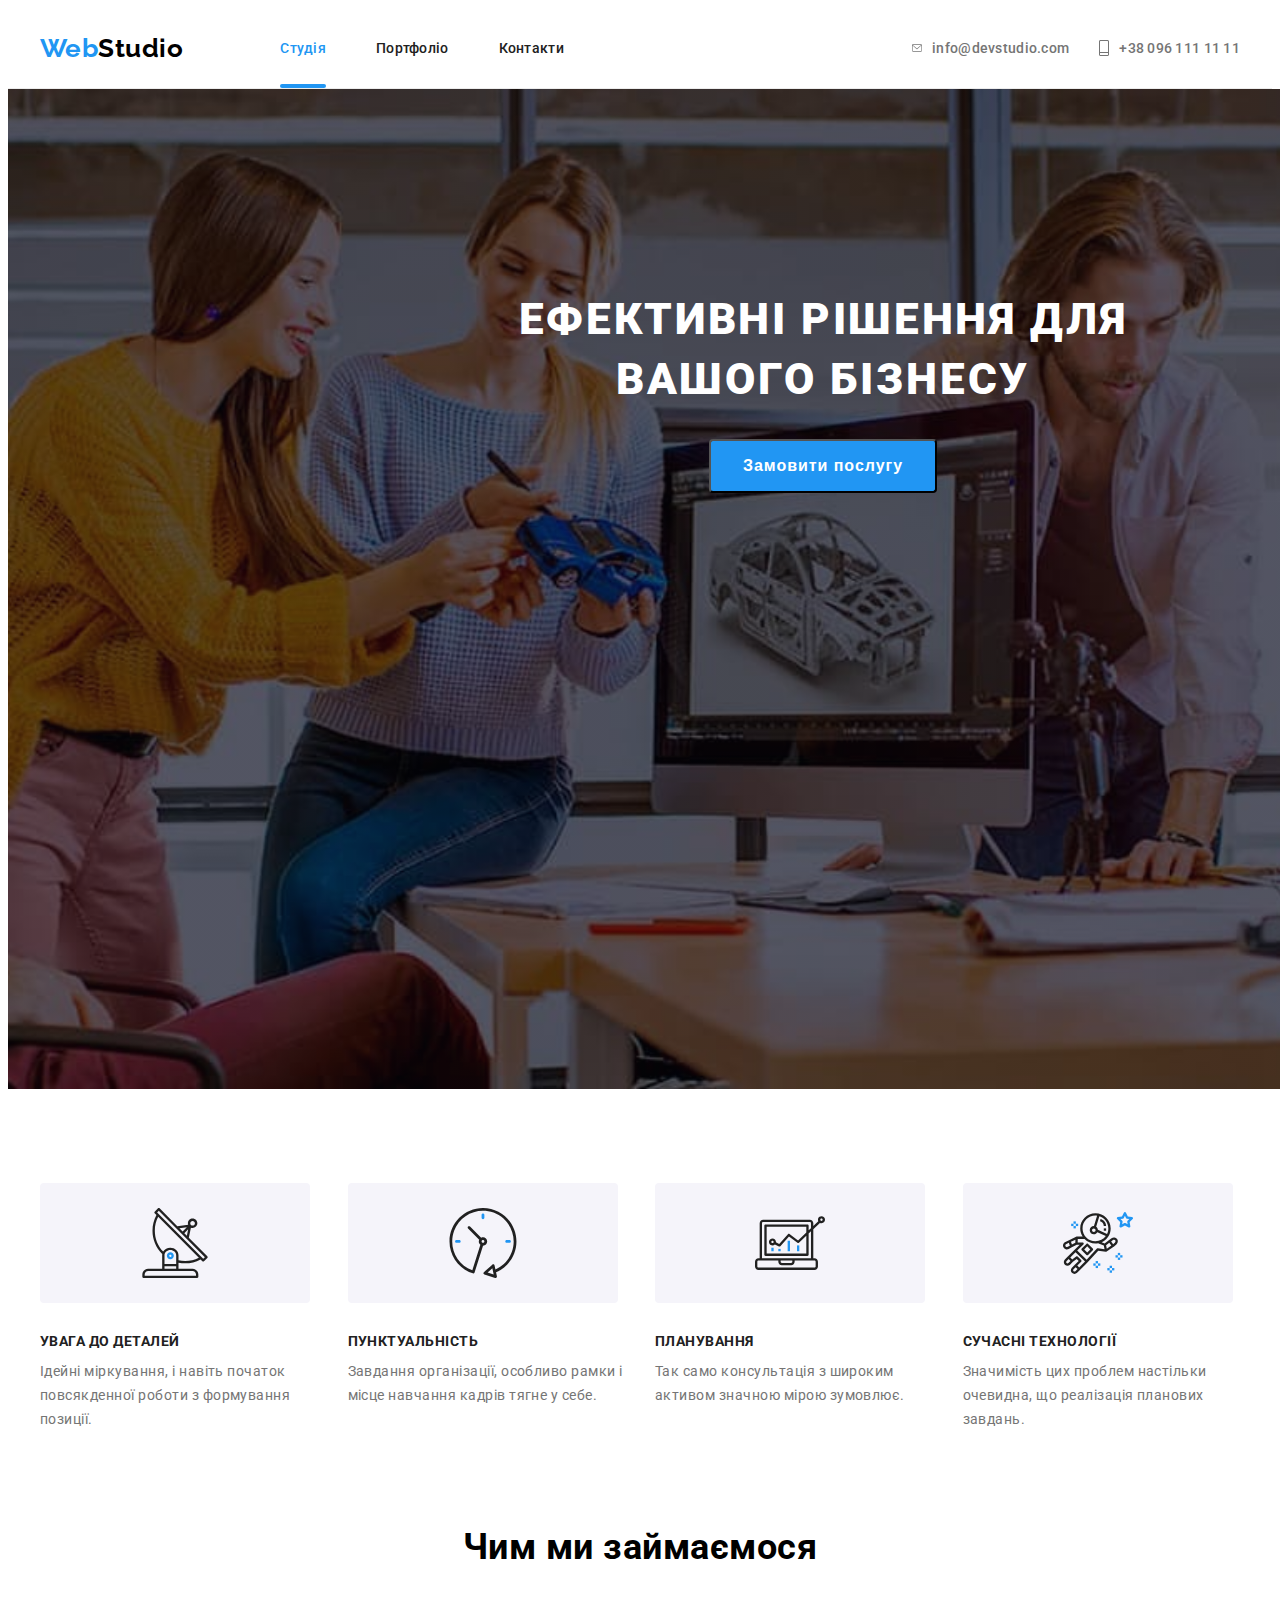
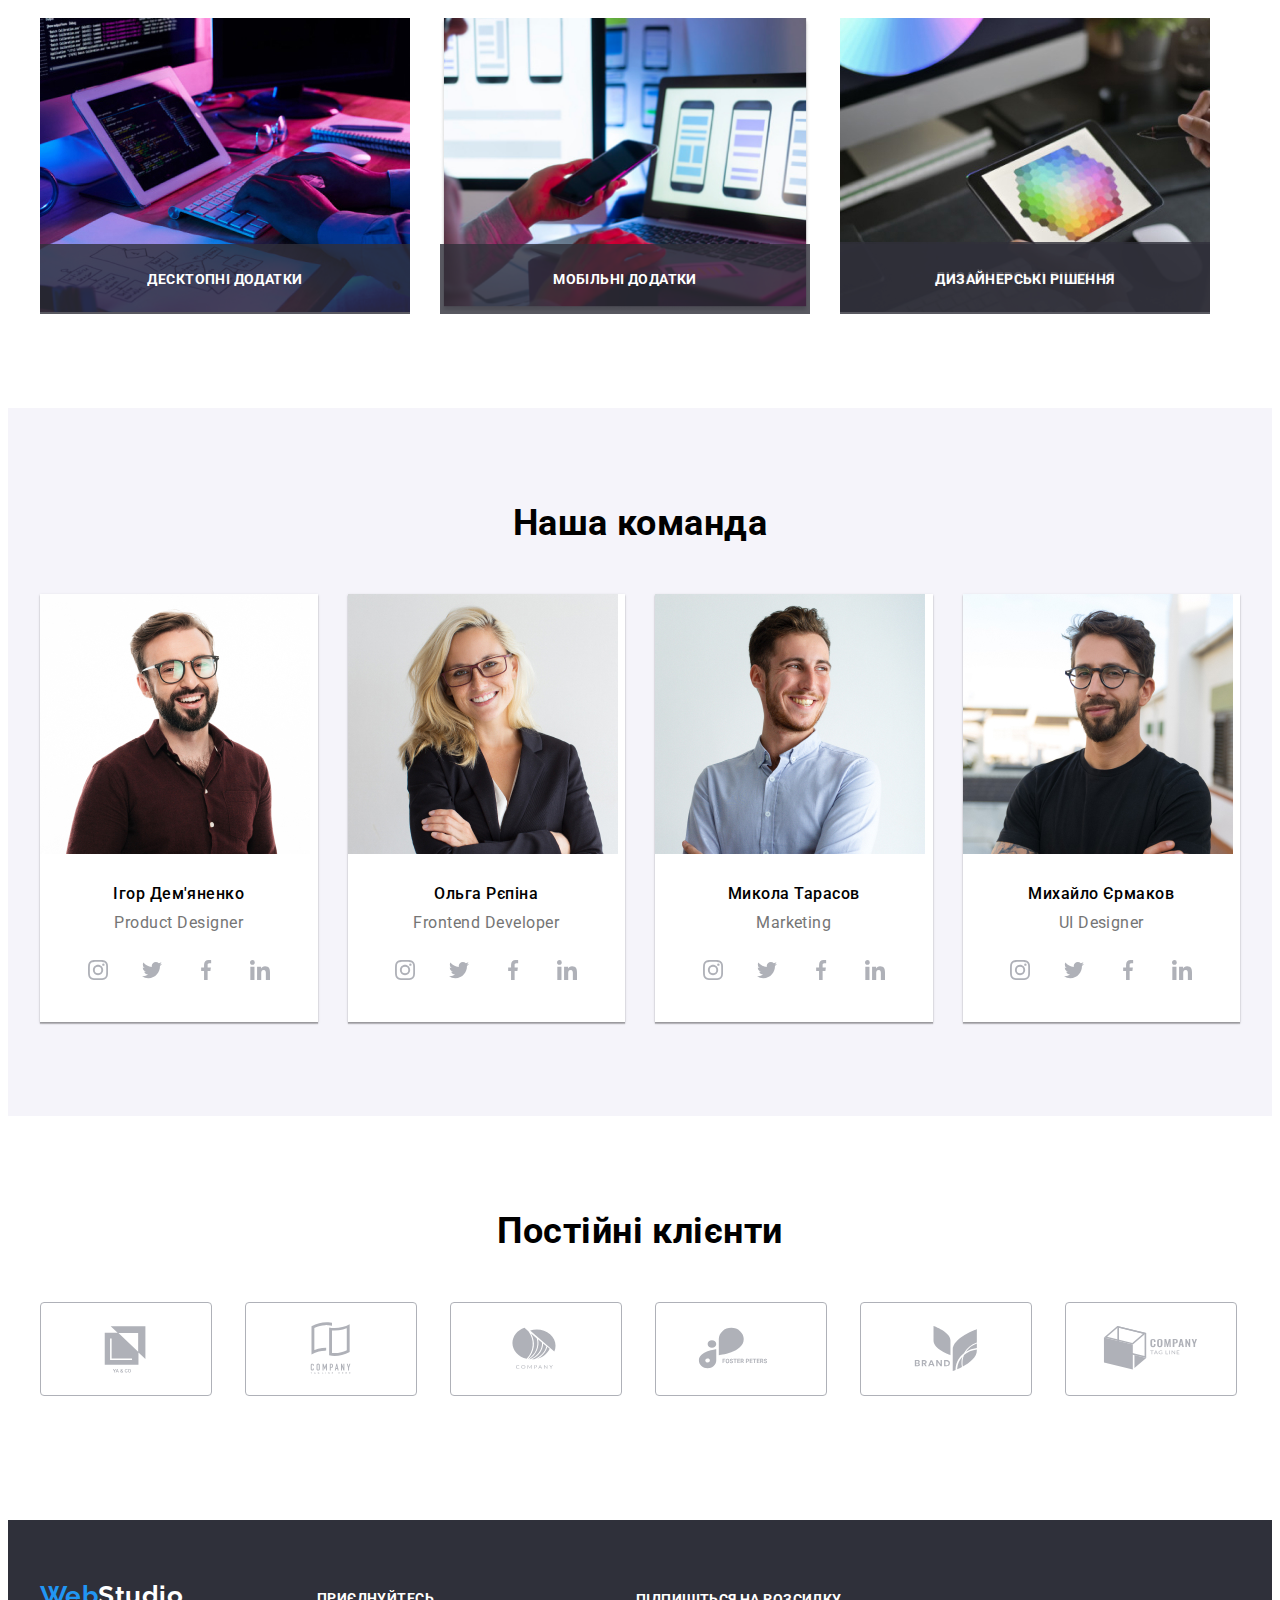
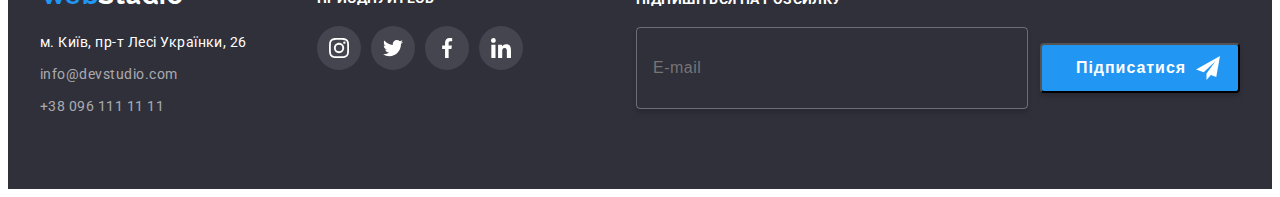
<file: index.html>
<!DOCTYPE html>
<html lang="uk">
  <head>
    <meta charset="UTF-8" />
    <meta name="viewport" content="width=device-width, initial-scale=1.0" />
    <title>Document</title>
    <link rel="preconnect" href="https://fonts.googleapis.com" />
    <link rel="preconnect" href="https://fonts.gstatic.com" crossorigin />

    <link
      href="https://fonts.googleapis.com/css2?family=Raleway:wght@700&family=Roboto:wght@400;500;700;900&display=swap"
      rel="stylesheet"
    />
    <link
      rel="stylesheet"
      href="https://cdnjs.cloudflare.com/ajax/libs/modern-normalize/2.0.0/modern-normalize.min.css"
      integrity="sha512-4xo8blKMVCiXpTaLzQSLSw3KFOVPWhm/TRtuPVc4WG6kUgjH6J03IBuG7JZPkcWMxJ5huwaBpOpnwYElP/m6wg=="
      crossorigin="anonymous"
      referrerpolicy="no-referrer"
    />

    <link rel="stylesheet" href="./css/main.min.css" />
  </head>

  <body>
    <!-- секція1 heder -->
    <header class="header">
      <div class="container heder__container">
        <nav class="header__main-nav">
          <!-- логотип -->
          <a class="header__logo" href="/"
            >Web<span class="header__logo-color">Studio</span></a
          >
          <!-- кнопка відкриття мобільного вікна -->
          <button class="menu__open" data-menu-open>
            <svg width="40px" height="40px">
              <use
                class="icon-menu"
                href="./images/sprite.svg#icon-menu_40px"
              ></use>
            </svg>
          </button>

          <!-- навігація -->
          <ul class="header__nav">
            <li class="header__item-nav">
              <a href="" class="header__link current">Студія</a>
            </li>
            <li class="header__item-nav">
              <a href="./portfolio.html" class="header__link">Портфоліо</a>
            </li>
            <li class="header__item-nav">
              <a href="" class="header__link">Контакти</a>
            </li>
          </ul>
        </nav>

        <!--    контакти     -->
        <ul class="header__kontact-nav">
          <li class="">
            <a
              class="header__lin header__kontact"
              href="mailto:info@devstudio.com"
            >
              <svg class="header__icon" width="10">
                <use href="./images/sprite.svg#icon-envelope"></use>
              </svg>
              info@devstudio.com</a
            >
          </li>
          <li class="header__item">
            <a class="header__lin header__kontact" href="tel:+380961111111">
              <svg class="header__icon" width="10">
                <use href="./images/sprite.svg#icon-Vector"></use>
              </svg>
              +38 096 111 11 11</a
            >
          </li>
        </ul>
      </div>

      <!-- мобільне меню -->
      <!--btn menu  -->
      <div class="menu__mob is-hidden" data-menu>
        <div>
          <button class="menu__close" data-menu-close>
            <svg width="40px" height="40px">
              <use
                class="icon-close"
                href="./images/sprite.svg#icon-close_40px"
              ></use>
            </svg>
          </button>
          <!--mob menu  -->
          <ul class="menu__list">
            <li class="menu__title">
              <a class="menu__link menu__focus current" href="">Студія</a>
            </li>
            <li class="menu__title">
              <a class="menu__link menu__focus" href="./portfolio.html"
                >Портфоліо</a
              >
            </li>
            <li class="menu__title">
              <a class="menu__link menu__focus" href="">Контакти</a>
            </li>
          </ul>
        </div>

        <div class="menu__conteiner-contakt">
          <ul>
            <li class="">
              <a class="menu__tel menu__focus" href="">+38 096 111 11 11</a>
            </li>
            <li class="menu__contakt">
              <a class="menu__mail menu__focus" href="">info@devstudio.com</a>
            </li>
          </ul>

          <ul class="menu__conteiner-social">
            <li class="menu-social">Instagram</li>
            <li class="menu-social">Twitter</li>
            <li class="menu-social">Facebook</li>
            <li class="menu-social">LinkedIn</li>
          </ul>
        </div>
      </div>
    </header>

    <main>
      <!-- секція герой-->
      <section class="hero hero__section hero__img">
        <div class="container">
          <h1 class="hero__title">Ефективні рішення для вашого бізнесу</h1>
          <button class="hero__main-btn" type="button" data-modal-open>
            Замовити послугу
          </button>

          <!-- модальне вікно -->
          <div class="backdrop is-hidden" data-modal>
            <div class="modal-wrapper">
              <button class="modal-btn" data-modal-close>
                <svg class="modal-btn-icon" width="30" height="30">
                  <use href="./images/sprite.svg#icon-close-black-18dp"></use>
                </svg>
              </button>
              <strong class="modal-title"
                >Залиште свої дані, ми вам передзвонимо</strong
              >

              <form class="modal-form">
                <label class="form-modal-group">
                  <span class="form-modal-label">Ім'я</span>
                  <input
                    class="form-modal-input"
                    type="text"
                    name="user-name"
                  />
                  <svg class="form-modal-icon" width="20" height="20">
                    <use
                      href="./images/sprite.svg#icon-person-black-18dp-1"
                    ></use>
                  </svg>
                </label>

                <label class="form-modal-group">
                  <span class="form-modal-label">Телефон</span>
                  <input
                    class="form-modal-input"
                    type="text"
                    name="user-phone"
                  />
                  <svg class="form-modal-icon" width="20" height="20">
                    <use
                      href="./images/sprite.svg#icon-phone-black-18dp-1"
                    ></use>
                  </svg>
                </label>

                <label class="form-modal-group">
                  <span class="form-modal-label">Пошта</span>
                  <input
                    class="form-modal-input"
                    type="text"
                    name="user-mail"
                  />
                  <svg class="form-modal-icon" width="20" height="20">
                    <use
                      href="./images/sprite.svg#icon-email-black-18dp-1"
                    ></use>
                  </svg>
                </label>
                <label class="form-modal-group-text">
                  <span class="form-modal-label">Коментар</span>
                  <textarea
                    class="form-modal-text"
                    name="user-text"
                    cols="6"
                    rows="5"
                    placeholder="Введіть текст"
                  ></textarea>
                </label>

                <label class="form-polisu-grup">
                  <input class="checkbox visually-hidden" type="checkbox" />
                  <span class="custom-checkbox">
                    <svg class="custom-checbocs-icon" width="16" height="15">
                      <use
                        href="./images/sprite.svg#icon-Vector-checboxs"
                      ></use>
                    </svg>
                  </span>
                  <span class="polise-private"
                    >Погоджуюся з розсилкою та приймаю<span
                      class="polise-private-contract"
                    >
                      Умови договору</span
                    ></span
                  >
                </label>
                <button class="send-btn" type="submit">Відправити</button>
              </form>
            </div>
          </div>
        </div>
      </section>

      <!-- секція 3 features особливості -->
      <section class="features">
        <div class="container">
          <ul class="features__list">
            <li class="features__post">
              <div class="features__icon">
                <svg class="features__icon-images">
                  <use href="./images/sprite.svg#icon-antenna-1"></use>
                </svg>
              </div>
              <h3 class="features__title">УВАГА ДО ДЕТАЛЕЙ</h3>
              <p class="features__text">
                Ідейні міркування, і навіть початок повсякденної роботи з
                формування позиції.
              </p>
            </li>

            <li class="features__post">
              <div class="features__icon">
                <svg class="features__icon-images">
                  <use href="./images/sprite.svg#icon-clock-1"></use>
                </svg>
              </div>
              <h3 class="features__title">ПУНКТУАЛЬНІСТЬ</h3>
              <p class="features__text">
                Завдання організації, особливо рамки і місце навчання кадрів
                тягне у себе.
              </p>
            </li>

            <li class="features__post">
              <div class="features__icon">
                <svg class="features__icon-images">
                  <use href="./images/sprite.svg#diagram-1"></use>
                </svg>
              </div>

              <h3 class="features__title">ПЛАНУВАННЯ</h3>
              <p class="features__text">
                Так само консультація з широким активом значною мірою зумовлює.
              </p>
            </li>

            <li class="features__post">
              <div class="features__icon">
                <svg class="features__icon-images">
                  <use href="./images/sprite.svg#astronaut-1"></use>
                </svg>
              </div>
              <h3 class="features__title">СУЧАСНІ ТЕХНОЛОГІЇ</h3>
              <p class="features__text">
                Значимість цих проблем настільки очевидна, що реалізація
                планових завдань.
              </p>
            </li>
          </ul>
        </div>
      </section>

      <!--секція 4   чим ми займаємось-->
      <section class="works">
        <div class="container">
          <h2 class="section-heading">Чим ми займаємося</h2>
          <ul class="ourwork">
            <li class="img">
              <div class="">
                <img
                  class="img-tin"
                  srcset="./images/box1desk.jpg 1x, ./images/box1desk@2x.jpg 2x"
                  src="images/box1desk.jpg"
                  alt="компютери"
                  width="370"
                />
                <p class="img-text">Десктопні додатки</p>
              </div>
            </li>

            <li class="img">
              <img
                srcset="./images/box2desk.jpg 1x, ./images/box2desk@2x.jpg 2x"
                src="images/box2desk.jpg"
                alt="телефони"
                width="370"
              />
              <p class="img-text">Мобільні додатки</p>
            </li>
            <li class="img">
              <img
                srcset="./images/box3desk.jpg 1x, ./images/box3desk@2x.jpg 2x"
                src="images/box3desk.jpg"
                alt="планшети"
                width="370"
              />
              <p class="img-text">Дизайнерські рішення</p>
            </li>
          </ul>
        </div>
      </section>

      <!-- секція5  наша команда -->
      <section class="team">
        <div class="container">
          <h2 class="section-headline">Наша команда</h2>
          <ul class="our-team">
            <li class="img-team">
              <picture>
                <source
                  srcset="
                    ./images/desktop-4.jpg    1x,
                    ./images/desktop-4@2x.jpg 2x
                  "
                  media="(min-width: 1200px)"
                />
                <source
                  srcset="./images/tablet-4.jpg 1x, ./images/tablet-4@2x.jpg 2x"
                  media="(min-width: 768px)"
                />
                <source
                  srcset="./images/mob-4.jpg 1x, ./images/mob-4@2x.jpg 2x"
                  media="(min-width: 480px)"
                />
                <source
                  srcset="./images/mob-4.jpg 1x, ./images/mob-4@2x.jpg 2x"
                  media="(min-width: 300px)"
                />
                <img
                  class="our-foto"
                  src="./images/desktop-4.jpg"
                  alt="ігор"
                  width="270"
                />
              </picture>

              <div class="name-work">
                <h3 class="name">Ігор Дем'яненко</h3>
                <p class="work">Product Designer</p>

                <ul class="socials list">
                  <li class="socials-item">
                    <a class="socials-link" href="">
                      <svg class="social-icon" width="20" height="20">
                        <use href="./images/sprite.svg#icon-instagram"></use>
                      </svg>
                    </a>
                  </li>
                  <li class="socials-item">
                    <a class="socials-link" href="">
                      <svg class="social-icon" width="20" height="20">
                        <use href="./images/sprite.svg#icon-twitter"></use>
                      </svg>
                    </a>
                  </li>
                  <li class="socials-item">
                    <a class="socials-link" href="">
                      <svg class="social-icon" width="20" height="20">
                        <use href="./images/sprite.svg#icon-facebook"></use>
                      </svg>
                    </a>
                  </li>
                  <li class="socials-item">
                    <a class="socials-link" href="">
                      <svg class="social-icon" width="20" height="20">
                        <use href="./images/sprite.svg#icon-linkedin"></use>
                      </svg>
                    </a>
                  </li>
                </ul>
              </div>
            </li>

            <li class="img-team">
              <picture>
                <source
                  srcset="
                    ./images/desktop-5.jpg    1x,
                    ./images/desktop-5@2x.jpg 2x
                  "
                  media="(min-width: 1200px)"
                />
                <source
                  srcset="./images/tablet-5.jpg 1x, ./images/tablet-5@2x.jpg 2x"
                  media="(min-width: 768px)"
                />
                <source
                  srcset="./images/mob-5.jpg 1x, ./images/mob-5@2x.jpg 2x"
                  media="(min-width: 480px)"
                />
                <source
                  srcset="./images/mob-5.jpg 1x, ./images/mob-5@2x.jpg 2x"
                  media="(min-width: 300px)"
                />
                <img
                  class="our-foto"
                  src="./images/desktop-5.jpg"
                  alt="Ольга"
                  width="270"
                />
              </picture>

              <div class="name-work">
                <h3 class="name">Ольга Рєпіна</h3>
                <p class="work">Frontend Developer</p>
                <ul class="socials list">
                  <li class="socials-item">
                    <a class="socials-link" href="">
                      <svg class="social-icon" width="20" height="20">
                        <use href="./images/sprite.svg#icon-instagram"></use>
                      </svg>
                    </a>
                  </li>
                  <li class="socials-item">
                    <a class="socials-link" href="">
                      <svg class="social-icon" width="20" height="20">
                        <use href="./images/sprite.svg#icon-twitter"></use>
                      </svg>
                    </a>
                  </li>
                  <li class="socials-item">
                    <a class="socials-link" href="">
                      <svg class="social-icon" width="20" height="20">
                        <use href="./images/sprite.svg#icon-facebook"></use>
                      </svg>
                    </a>
                  </li>
                  <li class="socials-item">
                    <a class="socials-link" href="">
                      <svg class="social-icon" width="20" height="20">
                        <use href="./images/sprite.svg#icon-linkedin"></use>
                      </svg>
                    </a>
                  </li>
                </ul>
              </div>
            </li>

            <li class="img-team">
              <picture>
                <source
                  srcset="
                    ./images/desktop-6.jpg    1x,
                    ./images/desktop-6@2x.jpg 2x
                  "
                  media="(min-width: 1200px)"
                />
                <source
                  srcset="./images/tablet-6.jpg 1x, ./images/tablet-6@2x.jpg 2x"
                  media="(min-width: 768px)"
                />
                <source
                  srcset="./images/mob-6.jpg 1x, ./images/mob-6@2x.jpg 2x"
                  media="(min-width: 480px)"
                />
                <source
                  srcset="./images/mob-6.jpg 1x, ./images/mob-6@2x.jpg 2x"
                  media="(min-width: 300px)"
                />
                <img
                  class="our-foto"
                  src="./images/desktop-6.jpg"
                  alt="Микола"
                  width="270"
                />
              </picture>

              <div class="name-work">
                <h3 class="name">Микола Тарасов</h3>
                <p class="work">Marketing</p>
                <ul class="socials list">
                  <li class="socials-item">
                    <a class="socials-link" href="">
                      <svg class="social-icon" width="20" height="20">
                        <use href="./images/sprite.svg#icon-instagram"></use>
                      </svg>
                    </a>
                  </li>
                  <li class="socials-item">
                    <a class="socials-link" href="">
                      <svg class="social-icon" width="20" height="20">
                        <use href="./images/sprite.svg#icon-twitter"></use>
                      </svg>
                    </a>
                  </li>
                  <li class="socials-item">
                    <a class="socials-link" href="">
                      <svg class="social-icon" width="20" height="20">
                        <use href="./images/sprite.svg#icon-facebook"></use>
                      </svg>
                    </a>
                  </li>
                  <li class="socials-item">
                    <a class="socials-link" href="">
                      <svg class="social-icon" width="20" height="20">
                        <use href="./images/sprite.svg#icon-linkedin"></use>
                      </svg>
                    </a>
                  </li>
                </ul>
              </div>
            </li>

            <li class="img-team">
              <picture>
                <source
                  srcset="
                    ./images/desktop-7.jpg    1x,
                    ./images/desktop-7@2x.jpg 2x
                  "
                  media="(min-width: 1200px)"
                />
                <source
                  srcset="./images/tablet-7.jpg 1x, ./images/tablet-7@2x.jpg 2x"
                  media="(min-width: 768px)"
                />
                <source
                  srcset="./images/mob-7.jpg 1x, ./images/mob-7@2x.jpg 2x"
                  media="(min-width: 480px)"
                />
                <source
                  srcset="./images/mob-7.jpg 1x, ./images/mob-7@2x.jpg 2x"
                  media="(min-width: 300px)"
                />
                <img
                  class="our-foto"
                  src="./images/desktop-7.jpg"
                  alt="Михайло"
                  width="270"
                />
              </picture>

              <div class="name-work">
                <h3 class="name">Михайло Єрмаков</h3>
                <p class="work">UI Designer</p>
                <ul class="socials list">
                  <li class="socials-item">
                    <a class="socials-link" href="">
                      <svg class="social-icon" width="20" height="20">
                        <use href="./images/sprite.svg#icon-instagram"></use>
                      </svg>
                    </a>
                  </li>
                  <li class="socials-item">
                    <a class="socials-link" href="">
                      <svg class="social-icon" width="20" height="20">
                        <use href="./images/sprite.svg#icon-twitter"></use>
                      </svg>
                    </a>
                  </li>
                  <li class="socials-item">
                    <a class="socials-link" href="">
                      <svg class="social-icon" width="20" height="20">
                        <use href="./images/sprite.svg#icon-facebook"></use>
                      </svg>
                    </a>
                  </li>
                  <li class="socials-item">
                    <a class="socials-link" href="">
                      <svg class="social-icon" width="20" height="20">
                        <use href="./images/sprite.svg#icon-linkedin"></use>
                      </svg>
                    </a>
                  </li>
                </ul>
              </div>
            </li>
          </ul>
        </div>
      </section>

      <!-- постійні клієнти -->
      <section class="our-clients">
        <div class="container">
          <h2 class="section-headline">Постійні клієнти</h2>
          <ul class="client">
            <li class="client-item">
              <a class="client-link" href="">
                <svg class="client-icon" width="106" height="60">
                  <use href="./images/sprite.svg#Logo-1"></use>
                </svg>
              </a>
            </li>
            <li class="client-item">
              <a class="client-link" href="">
                <svg class="client-icon" width="106" height="60">
                  <use href="./images/sprite.svg#Logo-2"></use>
                </svg>
              </a>
            </li>
            <li class="client-item">
              <a class="client-link" href="">
                <svg class="client-icon" width="106" height="60">
                  <use href="./images/sprite.svg#Logo-3"></use>
                </svg>
              </a>
            </li>
            <li class="client-item">
              <a class="client-link" href="">
                <svg class="client-icon" width="106" height="60">
                  <use href="./images/sprite.svg#logo-4"></use>
                </svg>
              </a>
            </li>
            <li class="client-item">
              <a class="client-link" href="">
                <svg class="client-icon" width="106" height="60">
                  <use href="./images/sprite.svg#Logo-5"></use>
                </svg>
              </a>
            </li>
            <li class="client-item">
              <a class="client-link" href="">
                <svg class="client-icon" width="106" height="60">
                  <use href="./images/sprite.svg#Logo-6"></use>
                </svg>
              </a>
            </li>
          </ul>
        </div>
      </section>
    </main>

    <!-- секція 7  підвал -->
    <footer class="footer__main">
      <div class="container footer__container">
        <div class="buter">
          <div class="footer__item">
            <a href="/" class="footer__logo"
              >Web<span class="footer__studio">Studio</span></a
            >

            <address class="footer__address">
              <p class="fut__adres">м. Київ, пр-т Лесі Українки, 26</p>

              <ul class="footer">
                <li class="fut__mail">
                  <a class="futer" href="mailto:info@devstudio.com"
                    >info@devstudio.com</a
                  >
                </li>
                <li>
                  <a class="futer" href="tel:+380961111111"
                    >+38 096 111 11 11</a
                  >
                </li>
              </ul>
            </address>
          </div>

          <div class="footer-icon">
            <p class="footer-social">приєднуйтесь</p>
            <ul class="socials">
              <li class="socials-item">
                <a class="socials-link" href="">
                  <svg class="footikon" width="20" height="20">
                    <use href="./images/sprite.svg#icon-instagram"></use>
                  </svg>
                </a>
              </li>
              <li class="socials-item">
                <a class="socials-link" href="">
                  <svg class="footikon" width="20" height="20">
                    <use href="./images/sprite.svg#icon-twitter"></use>
                  </svg>
                </a>
              </li>
              <li class="socials-item">
                <a class="socials-link" href="">
                  <svg class="footikon" width="20" height="20">
                    <use href="./images/sprite.svg#icon-facebook"></use>
                  </svg>
                </a>
              </li>
              <li class="socials-item">
                <a class="socials-link" href="">
                  <svg class="footikon" width="20" height="20">
                    <use href="./images/sprite.svg#icon-linkedin"></use>
                  </svg>
                </a>
              </li>
            </ul>
          </div>
        </div>
        <!-- form -->
        <div class="form-futer-box">
          <p class="footer-social">Підпишіться на розсилку</p>
          <form class="form-fild">
            <input
              class="form-footer-email"
              type="email"
              name="email"
              placeholder="E-mail"
            />

            <button class="footer-btn-form" type="submit">
              <span class="sing-up">Підписатися</span>

              <svg class="footer-btn-icon" width="24" height="24">
                <use href="./images/sprite.svg#icon-icon-send"></use>
              </svg>
            </button>
          </form>
        </div>
      </div>
    </footer>
    <script src="./js/modal.js"></script>
    <script src="./js/menu.js"></script>
    <script src="./js/script.js"></script>
  </body>
</html>
</file>
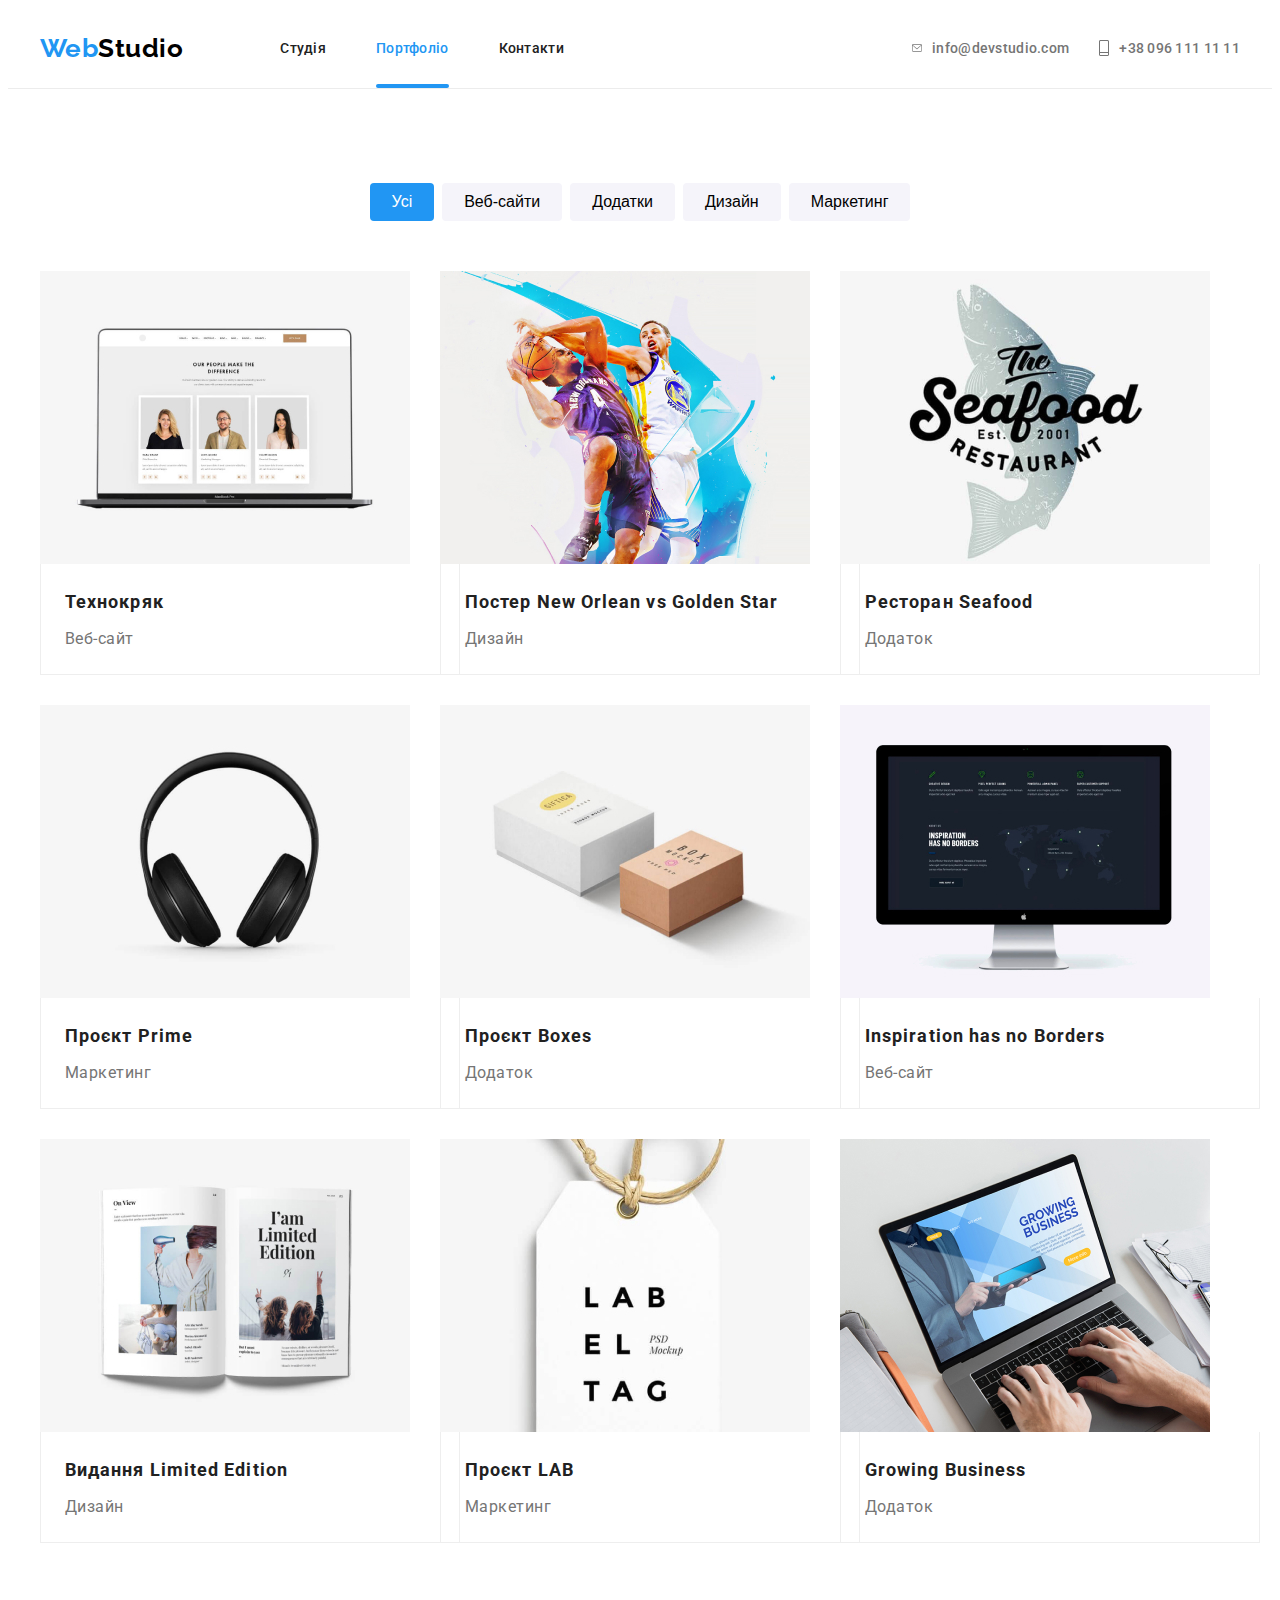
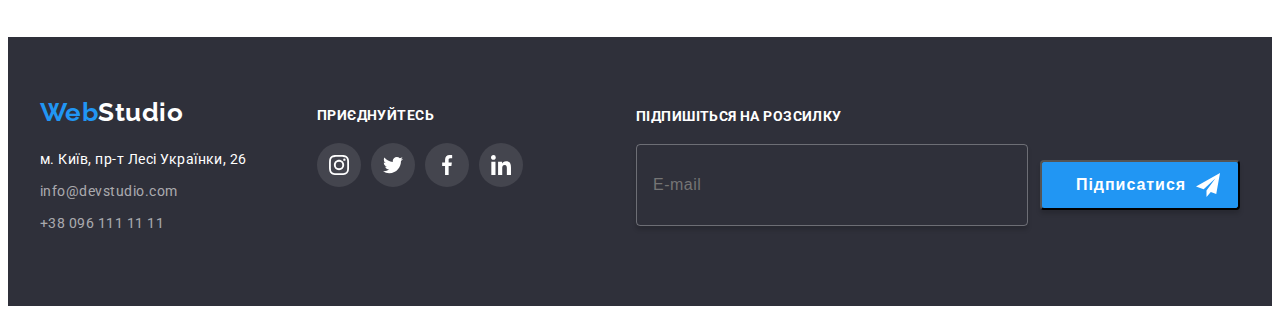
<file: portfolio.html>
<!DOCTYPE html>
<html lang="uk">
  <head>
    <meta charset="UTF-8" />
    <meta name="viewport" content="width=device-width, initial-scale=1.0" />
    <title>portfolio</title>
    <link rel="preconnect" href="https://fonts.googleapis.com" />
    <link rel="preconnect" href="https://fonts.gstatic.com" crossorigin />

    <link
      href="https://fonts.googleapis.com/css2?family=Raleway:wght@700&family=Roboto:wght@400;500;700;900&display=swap"
      rel="stylesheet"
    />
    <link
      rel="stylesheet"
      href="https://cdnjs.cloudflare.com/ajax/libs/modern-normalize/2.0.0/modern-normalize.min.css"
      integrity="sha512-4xo8blKMVCiXpTaLzQSLSw3KFOVPWhm/TRtuPVc4WG6kUgjH6J03IBuG7JZPkcWMxJ5huwaBpOpnwYElP/m6wg=="
      crossorigin="anonymous"
      referrerpolicy="no-referrer"
    />

    <link rel="stylesheet" href="./css/main.min.css" />
  </head>

  <body>
    <!-- секція1 heder -->
    <header class="header">
      <div class="container heder__container">
        <nav class="header__main-nav">
          <!--логотип-->
          <a href="/" class="header__logo"
            >Web<span class="header__logo-color">Studio</span></a
          >

          <!-- кнопка відкриття мобільного вікна -->
          <button class="menu__open" data-menu-open>
            <svg width="40px" height="40px">
              <use
                class="icon-menu"
                href="./images/sprite.svg#icon-menu_40px"
              ></use>
            </svg>
          </button>

          <!-- навігація -->
          <ul class="header__nav">
            <li class="header__item-nav">
              <a href="./index.html" class="header__link">Студія</a>
            </li>

            <li class="header__item-nav">
              <a href="" class="header__link current">Портфоліо</a>
            </li>

            <li class="header__item-nav">
              <a href="" class="header__link">Контакти</a>
            </li>
          </ul>
        </nav>
        <!-- секція 2 контакти -->
        <ul class="header__kontact-nav">
          <li class="">
            <a
              class="header__kontact header__lin"
              href="mailto:info@devstudio.com"
            >
              <svg class="header__icon" width="10">
                <use href="./images/sprite.svg#icon-envelope"></use>
              </svg>
              info@devstudio.com</a
            >
          </li>
          <li class="header__item">
            <a class="header__lin header__kontact" href="tel:+380961111111">
              <svg class="header__icon" width="10">
                <use href="./images/sprite.svg#icon-Vector"></use>
              </svg>
              +38 096 111 11 11</a
            >
          </li>
        </ul>
      </div>

      <!-- мобільне меню -->
      <!--btn menu  -->
      <div class="menu__mob is-hidden" data-menu>
        <div>
          <button class="menu__close" data-menu-close>
            <svg width="40px" height="40px">
              <use
                class="icon-close"
                href="./images/sprite.svg#icon-close_40px"
              ></use>
            </svg>
          </button>
          <!--mob menu  -->
          <ul class="menu__list">
            <li class="menu__title">
              <a class="menu__link menu__focus" href="./index.html">Студія</a>
            </li>
            <li class="menu__title">
              <a class="menu__link menu__focus current" href="">Портфоліо</a>
            </li>
            <li class="menu__title">
              <a class="menu__link menu__focus" href="">Контакти</a>
            </li>
          </ul>
        </div>

        <div class="menu__conteiner-contakt">
          <ul>
            <li class="">
              <a class="menu__tel menu__focus" href="">+38 096 111 11 11</a>
            </li>
            <li class="menu__contakt">
              <a class="menu__mail menu__focus" href="">info@devstudio.com</a>
            </li>
          </ul>

          <ul class="menu__conteiner-social">
            <li class="menu-social">Instagram</li>
            <li class="menu-social">Twitter</li>
            <li class="menu-social">Facebook</li>
            <li class="menu-social">LinkedIn</li>
          </ul>
        </div>
      </div>
    </header>

    <!-- секція проекти -->
    <main>
      <section class="portfolio">
        <div class="container">
          <ul class="btn-projects">
            <div class="box-btn">
              <li class="item-btn">
                <button class="btn-nav" type="button">Усі</button>
              </li>
              <li class="item-btn">
                <button class="btn" type="button">Веб-сайти</button>
              </li>
              <li class="item-btn">
                <button class="btn" type="button">Додатки</button>
              </li>
            </div>
            <div class="box-btn">
              <li class="item-btn">
                <button class="btn" type="button">Дизайн</button>
              </li>
              <li class="item-btn">
                <button class="btn" type="button">Маркетинг</button>
              </li>
            </div>
          </ul>

          <ul class="projects">
            <li class="item">
              <a class="project" href="">
                <div class="overlu">
                  <picture>
                    <source
                      srcset="
                        ./images/portfolio/dp-1deskt.jpg    1x,
                        ./images/portfolio/dp-1deskt@2x.jpg 2x
                      "
                      media="(min-width: 1200px)"
                    />
                    <source
                      srcset="
                        ./images/portfolio/tp-1tabl.jpg    1x,
                        ./images/portfolio/tp-1tabl@2x.jpg 2x
                      "
                      media="(min-width: 768px)"
                    />
                    <source
                      srcset="
                        ./images/portfolio/mp-1mob.jpg    1x,
                        ./images/portfolio/mp-1mob@2x.jpg 2x
                      "
                      media="(min-width: 300px)"
                    />
                    <img
                      class="project-img"
                      src=" ./images/portfolio/dp-1deskt.jpg "
                      alt="наш вебсайт"
                      width="300"
                    />
                  </picture>

                  <div class="overlu-color">
                    <p class="overlu-text">
                      Ресурс пропонує комплексні пропозиції з різним рівнем
                      функціоналу та сервісів. Все це дозволить відвідувачу
                      отримати вичерпні відомості про компанію чи приватну
                      особу.
                    </p>
                  </div>
                </div>

                <div class="proect">
                  <h2 class="proect-title">Технокряк</h2>
                  <p class="proect-txt">Веб-сайт</p>
                </div>
              </a>
            </li>

            <li class="item">
              <a class="project" href="">
                <div class="overlu">
                  <picture>
                    <source
                      srcset="
                        ./images/portfolio/dp-2deskt.jpg    1x,
                        ./images/portfolio/dp-2deskt@2x.jpg 2x
                      "
                      media="(min-width: 1200px)"
                    />
                    <source
                      srcset="
                        ./images/portfolio/tp-2tabl.jpg    1x,
                        ./images/portfolio/tp-2tabl@2x.jpg 2x
                      "
                      media="(min-width: 768px)"
                    />
                    <source
                      srcset="
                        ./images/portfolio/mp-2mob.jpg    1x,
                        ./images/portfolio/mp-2mob@2x.jpg 2x
                      "
                      media="(min-width: 300px)"
                    />
                    <img
                      class="project-img"
                      src="./images/portfolio/dp-2deskt.jpg "
                      alt="дизайни"
                      width="370"
                    />
                  </picture>

                  <div class="overlu-color">
                    <p class="overlu-text">
                      Ресурс пропонує комплексні пропозиції з різним рівнем
                      функціоналу та сервісів. Все це дозволить відвідувачу
                      отримати вичерпні відомості про компанію чи приватну
                      особу.
                    </p>
                  </div>
                </div>

                <div class="proect">
                  <h2 class="proect-title">Постер New Orlean vs Golden Star</h2>
                  <p class="proect-txt">Дизайн</p>
                </div>
              </a>
            </li>
            <li class="item">
              <a class="project" href="">
                <div class="overlu">
                  <picture>
                    <source
                      srcset="
                        ./images/portfolio/dp-3deskt.jpg    1x,
                        ./images/portfolio/dp-3deskt@2x.jpg 2x
                      "
                      media="(min-width: 1200px)"
                    />
                    <source
                      srcset="
                        ./images/portfolio/tp-3tabl.jpg    1x,
                        ./images/portfolio/tp-3tabl@2x.jpg 2x
                      "
                      media="(min-width: 768px)"
                    />
                    <source
                      srcset="
                        ./images/portfolio/mp-3mob.jpg    1x,
                        ./images/portfolio/mp-3mob@2x.jpg 2x
                      "
                      media="(min-width: 300px)"
                    />
                    <img
                      class="project-img"
                      src="./images/portfolio/dp-3deskt.jpg  "
                      alt="додатки"
                      width="370"
                    />
                  </picture>

                  <div class="overlu-color">
                    <p class="overlu-text">
                      Ресурс пропонує комплексні пропозиції з різним рівнем
                      функціоналу та сервісів. Все це дозволить відвідувачу
                      отримати вичерпні відомості про компанію чи приватну
                      особу.
                    </p>
                  </div>
                </div>
                <div class="proect">
                  <h2 class="proect-title">Ресторан Seafood</h2>
                  <p class="proect-txt">Додаток</p>
                </div>
              </a>
            </li>
            <li class="item">
              <a class="project" href="">
                <div class="overlu">
                  <picture>
                    <source
                      srcset="
                        ./images/portfolio/dp-4deskt.jpg    1x,
                        ./images/portfolio/dp-4deskt@2x.jpg 2x
                      "
                      media="(min-width: 1200px)"
                    />
                    <source
                      srcset="
                        ./images/portfolio/tp-4tabl.jpg    1x,
                        ./images/portfolio/tp-4tabl@2x.jpg 2x
                      "
                      media="(min-width: 768px)"
                    />
                    <source
                      srcset="
                        ./images/portfolio/mp-4mob.jpg    1x,
                        ./images/portfolio/mp-4mob@2x.jpg 2x
                      "
                      media="(min-width: 300px)"
                    />
                    <img
                      class="project-img"
                      src="./images/portfolio/dp-4deskt.jpg  "
                      alt="проєкт Prime"
                      width="370"
                    />
                  </picture>

                  <div class="overlu-color">
                    <p class="overlu-text">
                      Ресурс пропонує комплексні пропозиції з різним рівнем
                      функціоналу та сервісів. Все це дозволить відвідувачу
                      отримати вичерпні відомості про компанію чи приватну
                      особу.
                    </p>
                  </div>
                </div>
                <div class="proect">
                  <h2 class="proect-title">Проєкт Prime</h2>
                  <p class="proect-txt">Маркетинг</p>
                </div>
              </a>
            </li>
            <li class="item">
              <a class="project" href="">
                <div class="overlu">
                  <picture>
                    <source
                      srcset="
                        ./images/portfolio/dp-5deskt.jpg    1x,
                        ./images/portfolio/dp-5desct@2x.jpg 2x
                      "
                      media="(min-width: 1200px)"
                    />
                    <source
                      srcset="
                        ./images/portfolio/tp-5tabl.jpg    1x,
                        ./images/portfolio/tp-5tabl@2x.jpg 2x
                      "
                      media="(min-width: 768px)"
                    />
                    <source
                      srcset="
                        ./images/portfolio/mp-5mob.jpg    1x,
                        ./images/portfolio/mp-5mob@2x.jpg 2x
                      "
                      media="(min-width: 300px)"
                    />
                    <img
                      class="project-img"
                      src="./images/portfolio/dp-5deskt.jpg  "
                      alt="Проєкт Boxes"
                      width="370"
                    />
                  </picture>

                  <div class="overlu-color">
                    <p class="overlu-text">
                      Ресурс пропонує комплексні пропозиції з різним рівнем
                      функціоналу та сервісів. Все це дозволить відвідувачу
                      отримати вичерпні відомості про компанію чи приватну
                      особу.
                    </p>
                  </div>
                </div>
                <div class="proect">
                  <h2 class="proect-title">Проєкт Boxes</h2>
                  <p class="proect-txt">Додаток</p>
                </div>
              </a>
            </li>
            <li class="item">
              <a class="project" href="">
                <div class="overlu">
                  <picture>
                    <source
                      srcset="
                        ./images/portfolio/dp-6deskt.jpg    1x,
                        ./images/portfolio/dp-6deskt@2x.jpg 2x
                      "
                      media="(min-width: 1200px)"
                    />
                    <source
                      srcset="
                        ./images/portfolio/tp-6tabl.jpg    1x,
                        ./images/portfolio/tp-6tabl@2x.jpg 2x
                      "
                      media="(min-width: 768px)"
                    />
                    <source
                      srcset="
                        ./images/portfolio/mp-6mob.jpg    1x,
                        ./images/portfolio/mp-6mob@2x.jpg 2x
                      "
                      media="(min-width: 300px)"
                    />
                    <img
                      class="project-img"
                      src="./images/portfolio/dp-6deskt.jpg  "
                      alt="Веб-сайт"
                      width="370"
                    />
                  </picture>

                  <div class="overlu-color">
                    <p class="overlu-text">
                      Ресурс пропонує комплексні пропозиції з різним рівнем
                      функціоналу та сервісів. Все це дозволить відвідувачу
                      отримати вичерпні відомості про компанію чи приватну
                      особу.
                    </p>
                  </div>
                </div>
                <div class="proect">
                  <h2 class="proect-title">Inspiration has no Borders</h2>
                  <p class="proect-txt">Веб-сайт</p>
                </div>
              </a>
            </li>
            <li class="item">
              <a class="project" href="">
                <div class="overlu">
                  <picture>
                    <source
                      srcset="
                        ./images/portfolio/dp-7deskt.jpg    1x,
                        ./images/portfolio/dp-7deskt@2x.jpg 2x
                      "
                      media="(min-width: 1200px)"
                    />
                    <source
                      srcset="
                        ./images/portfolio/tp-7tabl.jpg    1x,
                        ./images/portfolio/tp-7tabl@2x.jpg 2x
                      "
                      media="(min-width: 768px)"
                    />
                    <source
                      srcset="
                        ./images/portfolio/mp-7mob.jpg    1x,
                        ./images/portfolio/mp-7mob@2x.jpg 2x
                      "
                      media="(min-width: 300px)"
                    />
                    <img
                      class="project-img"
                      src="./images/portfolio/dp-7deskt.jpg  "
                      alt="Видання"
                      width="370"
                    />
                  </picture>

                  <div class="overlu-color">
                    <p class="overlu-text">
                      Ресурс пропонує комплексні пропозиції з різним рівнем
                      функціоналу та сервісів. Все це дозволить відвідувачу
                      отримати вичерпні відомості про компанію чи приватну
                      особу.
                    </p>
                  </div>
                </div>
                <div class="proect">
                  <h2 class="proect-title">Видання Limited Edition</h2>
                  <p class="proect-txt">Дизайн</p>
                </div>
              </a>
            </li>
            <li class="item">
              <a class="project" href="">
                <div class="overlu">
                  <picture>
                    <source
                      srcset="
                        ./images/portfolio/dp-8deskt.jpg    1x,
                        ./images/portfolio/dp-8deskt@2x.jpg 2x
                      "
                      media="(min-width: 1200px)"
                    />
                    <source
                      srcset="
                        ./images/portfolio/tp-8tabl.jpg    1x,
                        ./images/portfolio/tp-8tabl@2x.jpg 2x
                      "
                      media="(min-width: 768px)"
                    />
                    <source
                      srcset="
                        ./images/portfolio/mp-8mob.jpg    1x,
                        ./images/portfolio/mp-8mob@2x.jpg 2x
                      "
                      media="(min-width: 300px)"
                    />
                    <img
                      class="project-img"
                      src="./images/portfolio/dp-8deskt.jpg  "
                      alt="Проєкти LAB"
                      width="370"
                    />
                  </picture>

                  <div class="overlu-color">
                    <p class="overlu-text">
                      Ресурс пропонує комплексні пропозиції з різним рівнем
                      функціоналу та сервісів. Все це дозволить відвідувачу
                      отримати вичерпні відомості про компанію чи приватну
                      особу.
                    </p>
                  </div>
                </div>
                <div class="proect">
                  <h2 class="proect-title">Проєкт LAB</h2>
                  <p class="proect-txt">Маркетинг</p>
                </div>
              </a>
            </li>
            <li class="item">
              <a class="project" href="">
                <div class="overlu">
                  <picture>
                    <source
                      srcset="
                        ./images/portfolio/dp-9deskt.jpg    1x,
                        ./images/portfolio/dp-9deskt@2x.jpg 2x
                      "
                      media="(min-width: 1200px)"
                    />
                    <source
                      srcset="
                        ./images/portfolio/tp-9tabl.jpg    1x,
                        ./images/portfolio/tp-9tabl@2x.jpg 2x
                      "
                      media="(min-width: 768px)"
                    />
                    <source
                      srcset="
                        ./images/portfolio/mp-9mob.jpg    1x,
                        ./images/portfolio/mp-9mob@2x.jpg 2x
                      "
                      media="(min-width: 300px)"
                    />
                    <img
                      class="project-img"
                      src="./images/portfolio/dp-9deskt.jpg  "
                      alt="Додаток Business"
                      width="370"
                    />
                  </picture>

                  <div class="overlu-color">
                    <p class="overlu-text">
                      Ресурс пропонує комплексні пропозиції з різним рівнем
                      функціоналу та сервісів. Все це дозволить відвідувачу
                      отримати вичерпні відомості про компанію чи приватну
                      особу.
                    </p>
                  </div>
                </div>

                <div class="proect">
                  <h2 class="proect-title">Growing Business</h2>
                  <p class="proect-txt">Додаток</p>
                </div>
              </a>
            </li>
          </ul>
        </div>
      </section>
    </main>

    <!-- footer -->
    <footer class="footer__main">
      <div class="container footer__container">
        <div class="buter">
          <div class="footer__item">
            <a href="/" class="footer__logo"
              >Web<span class="footer__studio">Studio</span></a
            >

            <address class="footer__address">
              <p class="fut__adres">м. Київ, пр-т Лесі Українки, 26</p>

              <ul class="footer">
                <li class="fut__mail">
                  <a href="mailto:info@devstudio.com" class="futer"
                    >info@devstudio.com</a
                  >
                </li>

                <li>
                  <a href="tel:+380961111111" class="futer"
                    >+38 096 111 11 11</a
                  >
                </li>
              </ul>
            </address>
          </div>
          <div class="footer-icon">
            <h3 class="footer-social">приєднуйтесь</h3>
            <ul class="socials">
              <li class="socials-item">
                <a class="socials-link" href="">
                  <svg class="footikon" width="20" height="20">
                    <use href="./images/sprite.svg#icon-instagram"></use>
                  </svg>
                </a>
              </li>
              <li class="socials-item">
                <a class="socials-link" href="">
                  <svg class="footikon" width="20" height="20">
                    <use href="./images/sprite.svg#icon-twitter"></use>
                  </svg>
                </a>
              </li>
              <li class="socials-item">
                <a class="socials-link" href="">
                  <svg class="footikon" width="20" height="20">
                    <use href="./images/sprite.svg#icon-facebook"></use>
                  </svg>
                </a>
              </li>
              <li class="socials-item">
                <a class="socials-link" href="">
                  <svg class="footikon" width="20" height="20">
                    <use href="./images/sprite.svg#icon-linkedin"></use>
                  </svg>
                </a>
              </li>
            </ul>
          </div>
        </div>
        <!-- form -->
        <div class="form-futer-box">
          <h3 class="footer-social">Підпишіться на розсилку</h3>
          <form class="form-fild">
            <label>
              <input
                class="form-footer-email"
                type="email"
                name="email"
                placeholder="E-mail"
              />
            </label>

            <button class="footer-btn-form" type="submit">
              <span class="sing-up">Підписатися</span>

              <svg class="footer-btn-icon" width="24" height="24">
                <use href="./images/sprite.svg#icon-icon-send"></use>
              </svg>
            </button>
          </form>
        </div>
      </div>
    </footer>
    <script src="./js/menu.js"></script>
  </body>
</html>
</file>
<file: css/main.min.css>
:root{--main-font: "Roboto", sans-serif;--secondary-font: "Raleway", sans-serif;--primary-color: #212121;--accent-color: #2196f3;--white-col: #ffffff;--gray-col: #757575}body{font-family:var(--main-font);background-color:var(--white-col);letter-spacing:.03em}.container{padding-left:15px;padding-right:15px;margin-left:auto;margin-right:auto}@media screen and (min-width: 300px){.container{width:320px;padding-top:50px;padding-bottom:50px;margin-left:auto;margin-right:auto;padding-left:15px;padding-right:15px}}@media screen and (min-width: 480px){.container{width:480px;padding-top:60px;padding-bottom:60px;margin-left:auto;margin-right:auto}}@media screen and (min-width: 768px){.container{width:768px;padding-top:60px;padding-bottom:60px;margin-left:auto;margin-right:auto}}@media screen and (min-width: 1200px){.container{width:1200px;padding-top:94px;padding-bottom:94px;margin-left:auto;margin-right:auto}}.header{border-bottom:1px solid #ececec}h1,h2,h3,h4,p{margin:0}img{display:block}ul{margin:0;padding:0;list-style:none}.header__logo{margin-right:90px;font-family:var(--secondary-font);font-weight:700;font-size:26px;color:var(--accent-color);text-decoration:none;outline:none}.header__logo-color{color:#000}.footer__logo{font-family:var(--secondary-font);font-weight:700;font-size:26px;color:var(--accent-color);text-decoration:none;outline:none}.footer__studio{color:var(--white-col)}.backdrop{position:fixed;z-index:1;top:0;left:0;width:100%;height:100%;background-color:rgba(0,0,0,.3);opacity:1;-webkit-transition:opacity 250ms cubic-bezier(0.4, 0, 0.2, 1),visibility 250ms cubic-bezier(0.4, 0, 0.2, 1);transition:opacity 250ms cubic-bezier(0.4, 0, 0.2, 1),visibility 250ms cubic-bezier(0.4, 0, 0.2, 1);overflow-y:scroll}.backdrop.is-hidden{opacity:0;visibility:hidden;pointer-events:none}.backdrop.is-hidden .modal-wrapper{-webkit-transform:translate(-50%, -50%) scale(0, 6);transform:translate(-50%, -50%) scale(0, 6)}.modal-wrapper{position:absolute;top:50%;left:50%;height:581px;-webkit-transform:translate(-50%, -50%) scale(1);transform:translate(-50%, -50%) scale(1);-webkit-transition:-webkit-transform 250ms cubic-bezier(0.4, 0, 0.2, 1);transition:-webkit-transform 250ms cubic-bezier(0.4, 0, 0.2, 1);transition:transform 250ms cubic-bezier(0.4, 0, 0.2, 1);transition:transform 250ms cubic-bezier(0.4, 0, 0.2, 1), -webkit-transform 250ms cubic-bezier(0.4, 0, 0.2, 1);-webkit-box-shadow:0 2px 1px 0 rgba(0,0,0,.2),0 1px 1px 0 rgba(0,0,0,.14),0 1px 3px 0 rgba(0,0,0,.12);box-shadow:0 2px 1px 0 rgba(0,0,0,.2),0 1px 1px 0 rgba(0,0,0,.14),0 1px 3px 0 rgba(0,0,0,.12);background-color:var(--white-col);border-radius:4px;padding:40px}@media screen and (max-width: 1200px){.modal-wrapper{width:450px;height:609px}}@media screen and (max-width: 450px){.modal-wrapper{max-width:100%}}@media screen and (max-width: 320px){.modal-wrapper{max-width:100%;padding:50px 40px 20px 40px}}.modal-btn{position:absolute;top:10px;right:10px;width:30px;height:30px;background-size:contain;background-origin:border-box;border-radius:50%;display:-webkit-box;display:-ms-flexbox;display:flex;-webkit-box-align:center;-ms-flex-align:center;align-items:center;-webkit-box-pack:center;-ms-flex-pack:center;justify-content:center;padding:0px;border-color:rgba(0,0,0,.1);background-color:var(--white-col);cursor:pointer;outline:rgba(0,0,0,0)}.modal-btn-icon{width:18px;height:18px;fill:#000;-webkit-transition:fill 250ms cubic-bezier(0.4, 0, 0.2, 1);transition:fill 250ms cubic-bezier(0.4, 0, 0.2, 1)}.modal-btn:hover .modal-btn-icon,.modal-btn:focus .modal-btn-icon{fill:var(--accent-color)}.modal-title{display:block;font-weight:700;font-size:20px;letter-spacing:.03em;text-align:center;color:#212121;margin-bottom:12px}.form-modal-group{position:relative;display:block;margin-bottom:10px}.form-modal-label{display:block;text-align:left;margin-bottom:4px;font-size:12px;letter-spacing:.01em;color:var(--gray-col)}.form-modal-input{border:1px solid rgba(33,33,33,.2);border-radius:4px;height:40px;width:100%;padding:5px 5px 5px 32px;-webkit-transition:border 250ms cubic-bezier(0.4, 0, 0.2, 1);transition:border 250ms cubic-bezier(0.4, 0, 0.2, 1)}.form-modal-input:focus,.form-modal-text:focus{border:solid 1px var(--accent-color);outline:none}.form-modal-input:hover,.form-modal-text:hover{border:1px solid var(--accent-color)}.form-modal-group:hover .form-modal-icon{fill:var(--accent-color)}.form-modal-input:focus+.form-modal-icon{fill:var(--accent-color)}.form-modal-text{display:block;width:100%;height:120px;border:1px solid rgba(33,33,33,.2);border-radius:1px;resize:none;padding:12px 16px 12px 16px;font-size:12px;letter-spacing:.01em;-webkit-transition:border 250ms cubic-bezier(0.4, 0, 0.2, 1);transition:border 250ms cubic-bezier(0.4, 0, 0.2, 1);outline:none}.form-modal-icon{position:absolute;left:12px;bottom:11px;-webkit-transition:fill 250ms cubic-bezier(0.4, 0, 0.2, 1);transition:fill 250ms cubic-bezier(0.4, 0, 0.2, 1)}.form-polisu-grup{display:-webkit-box;display:-ms-flexbox;display:flex;-webkit-box-align:center;-ms-flex-align:center;align-items:center;-webkit-box-pack:center;-ms-flex-pack:center;justify-content:center;margin-top:20px}.polise-private{font-size:14px;line-height:1.71429;letter-spacing:.03em;color:var(--gray-col);margin-left:0px;display:block}@media screen and (max-width: 1200px){.polise-private{font-size:12px}}@media screen and (min-width: 420px){.polise-private{margin-left:15px}}.polise-private-contract{text-decoration:underline;-webkit-text-decoration-skip-ink:none;text-decoration-skip-ink:none;color:var(--accent-color)}.custom-checkbox{width:16px;height:15px;margin-left:10px;display:-webkit-box;display:-ms-flexbox;display:flex;-webkit-box-align:center;-ms-flex-align:center;align-items:center;-webkit-box-pack:center;-ms-flex-pack:center;justify-content:center;border-radius:1px;border:1px solid var(--primary-color);-webkit-transition:border 250ms cubic-bezier(0.4, 0, 0.2, 1),background-color 250ms cubic-bezier(0.4, 0, 0.2, 1);transition:border 250ms cubic-bezier(0.4, 0, 0.2, 1),background-color 250ms cubic-bezier(0.4, 0, 0.2, 1)}@media screen and (min-width: 420px){.custom-checkbox{margin-left:0px}}.form-polisu-grup:hover .custom-checkbox{border:1px solid var(--accent-color)}.form-polisu-grup:focus-within .custom-checkbox{border:1px solid var(--accent-color)}.checkbox:checked+.custom-checkbox{background-color:var(--accent-color);background-size:contain;border-color:var(--accent-color);background-origin:border-box}.custom-checbocs-icon{opacity:0;-webkit-transition:opacity 250ms cubic-bezier(0.4, 0, 0.2, 1);transition:opacity 250ms cubic-bezier(0.4, 0, 0.2, 1)}.checkbox:checked+.custom-checkbox .custom-checbocs-icon{opacity:1}.visually-hidden{position:absolute;width:1px;height:1px;margin:-1px;border:0;padding:0;clip:rect(0 0 0 0);overflow:hidden}.send-btn{border-radius:4px;width:200px;height:50px;-webkit-box-shadow:0 4px 4px 0 rgba(0,0,0,.15);box-shadow:0 4px 4px 0 rgba(0,0,0,.15);background:var(--accent-color);font-weight:700;font-size:16px;line-height:1.875;letter-spacing:.06em;text-align:center;margin-top:30px;color:var(--white-col);cursor:pointer;border:rgba(0,0,0,0);-webkit-transition:background-color 250ms cubic-bezier(0.4, 0, 0.2, 1);transition:background-color 250ms cubic-bezier(0.4, 0, 0.2, 1)}.send-btn:hover,.send-btn:focus{background-color:#188ce8;outline:rgba(0,0,0,0)}.socials{display:-webkit-box;display:-ms-flexbox;display:flex;-webkit-box-pack:center;-ms-flex-pack:center;justify-content:center;-webkit-box-align:center;-ms-flex-align:center;align-items:center}.socials-link{display:-webkit-box;display:-ms-flexbox;display:flex;-webkit-box-align:center;-ms-flex-align:center;align-items:center;-webkit-box-pack:center;-ms-flex-pack:center;justify-content:center;width:44px;height:44px;background-color:var(--white-col);border-radius:50%;-webkit-transition:background-color 250ms cubic-bezier(0.4, 0, 0.2, 1);transition:background-color 250ms cubic-bezier(0.4, 0, 0.2, 1)}.socials-link:hover,.socials-link:focus{background-color:var(--accent-color);outline:none}.social-icon{fill:#afb1b8;-webkit-transition:fill 250ms cubic-bezier(0.4, 0, 0.2, 1);transition:fill 250ms cubic-bezier(0.4, 0, 0.2, 1)}.socials-link:hover .social-icon,.socials-link:focus .social-icon{fill:var(--white-col)}.socials-item:not(:last-child){margin-right:10px}.footikon{fill:var(--white-col)}@media screen and (min-width: 300px)and (max-width: 479px){.header .container{position:relative;padding-top:16px;padding-bottom:16px}.header__kontact-nav,.header__nav{display:none;-webkit-transition:display 1250ms cubic-bezier(0.4, 0, 0.2, 1);transition:display 1250ms cubic-bezier(0.4, 0, 0.2, 1)}.header__main-nav{display:-webkit-box;display:-ms-flexbox;display:flex;-webkit-box-pack:justify;-ms-flex-pack:justify;justify-content:space-between;-webkit-box-align:center;-ms-flex-align:center;align-items:center}.menu__mob{position:fixed;z-index:1;top:0;width:100vw;height:100vh;padding:10px 15px 48px 40px;display:-webkit-box;display:-ms-flexbox;display:flex;-webkit-box-orient:vertical;-webkit-box-direction:normal;-ms-flex-direction:column;flex-direction:column;-webkit-box-pack:justify;-ms-flex-pack:justify;justify-content:space-between;-webkit-box-shadow:0 1px 3px 0 rgba(0,0,0,.16),0 2px 4px 0 rgba(0,0,0,.08),0 4px 8px 0 rgba(0,0,0,.04);box-shadow:0 1px 3px 0 rgba(0,0,0,.16),0 2px 4px 0 rgba(0,0,0,.08),0 4px 8px 0 rgba(0,0,0,.04);background:#fff;-webkit-transition:opacity 250ms cubic-bezier(0.4, 0, 0.2, 1),visibility 250ms cubic-bezier(0.4, 0, 0.2, 1);transition:opacity 250ms cubic-bezier(0.4, 0, 0.2, 1),visibility 250ms cubic-bezier(0.4, 0, 0.2, 1);opacity:1}.menu__mob.is-hidden{opacity:0;visibility:hidden;pointer-events:none}.menu__close,.menu__open{display:block;margin-left:auto;border:none;background-color:rgba(0,0,0,0);-webkit-transition:fill 250ms cubic-bezier(0.4, 0, 0.2, 1);transition:fill 250ms cubic-bezier(0.4, 0, 0.2, 1)}.menu__open:hover,.menu__open:focus{fill:#2196f3;outline:rgba(0,0,0,0)}.menu__close:hover,.menu__close:focus{fill:#2196f3;outline:rgba(0,0,0,0)}.menu__link{font-weight:500;font-size:40px;letter-spacing:.02em;text-decoration:none;color:#212121;-webkit-transition:color 250ms cubic-bezier(0.4, 0, 0.2, 1);transition:color 250ms cubic-bezier(0.4, 0, 0.2, 1)}.menu__title:not(:last-child){margin-bottom:35px}.menu__contakt{margin-top:32px}.menu__tel{font-weight:500;font-size:25px;letter-spacing:.02em;color:#757575;text-decoration:none;margin:0px;-webkit-transition:color 250ms cubic-bezier(0.4, 0, 0.2, 1);transition:color 250ms cubic-bezier(0.4, 0, 0.2, 1)}.menu__mail{font-weight:500;font-size:24px;letter-spacing:.02em;text-decoration:none;color:#757575;margin:0px;-webkit-transition:color 250ms cubic-bezier(0.4, 0, 0.2, 1);transition:color 250ms cubic-bezier(0.4, 0, 0.2, 1)}.menu__conteiner-social{display:block;margin-top:64px}.menu-social{font-weight:500;font-size:18px;line-height:1.22222;letter-spacing:.02em;color:#2196f3}.menu-social:not(:last-child){margin-right:20px}.modal-wrapper{width:100vw;height:609px}}@media screen and (min-width: 480px)and (max-width: 767px){.header .container{position:relative;padding-top:16px;padding-bottom:16px}.header__kontact-nav,.header__nav{display:none;-webkit-transition:display 1250ms cubic-bezier(0.4, 0, 0.2, 1);transition:display 1250ms cubic-bezier(0.4, 0, 0.2, 1)}.header__main-nav{display:-webkit-box;display:-ms-flexbox;display:flex;-webkit-box-pack:justify;-ms-flex-pack:justify;justify-content:space-between;-webkit-box-align:center;-ms-flex-align:center;align-items:center}.menu__mob{position:fixed;z-index:1;top:0;width:100vw;height:100vh;padding:10px 15px 48px 40px;display:-webkit-box;display:-ms-flexbox;display:flex;-webkit-box-orient:vertical;-webkit-box-direction:normal;-ms-flex-direction:column;flex-direction:column;-webkit-box-pack:justify;-ms-flex-pack:justify;justify-content:space-between;-webkit-box-shadow:0 1px 3px 0 rgba(0,0,0,.16),0 2px 4px 0 rgba(0,0,0,.08),0 4px 8px 0 rgba(0,0,0,.04);box-shadow:0 1px 3px 0 rgba(0,0,0,.16),0 2px 4px 0 rgba(0,0,0,.08),0 4px 8px 0 rgba(0,0,0,.04);background:#fff;-webkit-transition:opacity 250ms cubic-bezier(0.4, 0, 0.2, 1),visibility 250ms cubic-bezier(0.4, 0, 0.2, 1);transition:opacity 250ms cubic-bezier(0.4, 0, 0.2, 1),visibility 250ms cubic-bezier(0.4, 0, 0.2, 1);opacity:1}.menu__mob.is-hidden{opacity:0;visibility:hidden;pointer-events:none}.menu__close,.menu__open{display:block;margin-left:auto;border:none;background-color:rgba(0,0,0,0);-webkit-transition:fill 250ms cubic-bezier(0.4, 0, 0.2, 1);transition:fill 250ms cubic-bezier(0.4, 0, 0.2, 1)}.menu__open:hover,.menu__open:focus{fill:#2196f3;outline:rgba(0,0,0,0)}.menu__close:hover,.menu__close:focus{fill:#2196f3;outline:rgba(0,0,0,0)}.menu__link{font-weight:500;font-size:40px;letter-spacing:.02em;text-decoration:none;color:#212121;-webkit-transition:color 250ms cubic-bezier(0.4, 0, 0.2, 1);transition:color 250ms cubic-bezier(0.4, 0, 0.2, 1)}.menu__title:not(:last-child){margin-bottom:35px}.menu__contakt{margin-top:32px}.menu__tel{font-weight:500;font-size:34px;letter-spacing:.02em;color:#757575;text-decoration:none;margin:0px;-webkit-transition:color 250ms cubic-bezier(0.4, 0, 0.2, 1);transition:color 250ms cubic-bezier(0.4, 0, 0.2, 1)}.menu__mail{font-weight:500;font-size:24px;letter-spacing:.02em;text-decoration:none;color:#757575;margin:0px;-webkit-transition:color 250ms cubic-bezier(0.4, 0, 0.2, 1);transition:color 250ms cubic-bezier(0.4, 0, 0.2, 1)}.menu__conteiner-social{display:-webkit-box;display:-ms-flexbox;display:flex;margin-top:64px}.menu-social{font-weight:500;font-size:18px;line-height:1.22222;letter-spacing:.02em;color:#2196f3}.menu-social:not(:last-child){margin-right:20px}.modal-wrapper{height:609px}}@media screen and (min-width: 768px){.menu__close,.menu__open,.menu__mob{display:none}.header .container{padding-top:0px;padding-bottom:0px;display:-webkit-box;display:-ms-flexbox;display:flex;-webkit-box-align:center;-ms-flex-align:center;align-items:center;-webkit-box-pack:justify;-ms-flex-pack:justify;justify-content:space-between}.header__logo{margin-right:97px}.header__main-nav{display:-webkit-box;display:-ms-flexbox;display:flex;-webkit-box-align:center;-ms-flex-align:center;align-items:center}.header__nav{display:-webkit-box;display:-ms-flexbox;display:flex;-webkit-box-align:center;-ms-flex-align:center;align-items:center}.header__link{display:-webkit-box;display:-ms-flexbox;display:flex;position:relative;text-decoration:none;outline:rgba(0,0,0,0);padding-top:26px;padding-bottom:26px;margin:0px;font-weight:500;font-size:14px;letter-spacing:.02em;color:#212121;-webkit-transition:color 250ms cubic-bezier(0.4, 0, 0.2, 1);transition:color 250ms cubic-bezier(0.4, 0, 0.2, 1)}.header__kontact-nav{margin-left:auto}.header__kontact{display:-webkit-box;display:-ms-flexbox;display:flex;position:relative;text-decoration:none;outline:rgba(0,0,0,0);padding-top:26px;padding-bottom:26px;margin:0px;padding:0px;margin:0px;font-weight:500;font-size:12px;letter-spacing:.02em;color:#757575}.header__item{margin-top:10px}.header__item-nav{margin-right:50px;padding:0px}.header__item-nav:last-child{margin-right:0px}.header__icon{display:block;width:10px;height:16px;margin-right:8px;padding:0px;fill:currentColor}}@media screen and (min-width: 1200px){.heder__container{display:-webkit-box;display:-ms-flexbox;display:flex;-webkit-box-align:center;-ms-flex-align:center;align-items:center}.header__main-nav{display:-webkit-box;display:-ms-flexbox;display:flex;-webkit-box-align:center;-ms-flex-align:center;align-items:center}.header__nav{display:-webkit-box;display:-ms-flexbox;display:flex;-webkit-box-align:center;-ms-flex-align:center;align-items:center}.header__item-nav{margin-right:50px}.header__item:last-child{margin-right:0px}.header__kontact-nav{margin-left:auto;display:-webkit-box;display:-ms-flexbox;display:flex;-webkit-box-align:center;-ms-flex-align:center;align-items:center}.header__item{margin-top:0px;margin-left:30px}.header__kontact{display:-webkit-box;display:-ms-flexbox;display:flex;-webkit-box-align:center;-ms-flex-align:center;align-items:center;padding-top:32px;padding-bottom:32px;font-weight:500;font-size:14px;letter-spacing:.02em;text-decoration:none;color:#757575;-webkit-transition:color 250ms cubic-bezier(0.4, 0, 0.2, 1);transition:color 250ms cubic-bezier(0.4, 0, 0.2, 1);outline:rgba(0,0,0,0)}.header__icon{width:10px;height:16px;margin-right:10px;fill:currentColor}.header__link{display:-webkit-box;display:-ms-flexbox;display:flex;-webkit-box-align:center;-ms-flex-align:center;align-items:center;font-weight:500;font-size:14px;letter-spacing:.02em;color:#212121;-webkit-transition:color 250ms cubic-bezier(0.4, 0, 0.2, 1);transition:color 250ms cubic-bezier(0.4, 0, 0.2, 1);position:relative;text-decoration:none;outline:none;padding-top:32px;padding-bottom:32px}}.header__link::after{content:"";display:block;width:100%;height:4px;position:absolute;left:0px;bottom:0px;border-radius:2px}.header__kontact:hover,.header__kontact:focus{color:var(--accent-color)}.header__link:hover,.header__link:focus{color:var(--accent-color)}.header__link.current::after{background-color:var(--accent-color)}.header__link.current{color:var(--accent-color)}.menu__link.current{color:var(--accent-color)}.menu__focus:hover,.menu__focus:focus{color:var(--accent-color);outline:rgba(0,0,0,0)}.header__button:focus{fill:#2196f3;outline:rgba(0,0,0,0)}@media screen and (min-width: 300px){.hero .container{width:100%;height:400px;text-align:center;padding-top:118px;padding-bottom:118px;background-image:-webkit-gradient(linear, left top, left bottom, from(rgba(5, 6, 15, 0.4)), to(rgba(5, 6, 15, 0.4))),url(../images/hero-mob.jpg);background-image:linear-gradient(rgba(5, 6, 15, 0.4), rgba(5, 6, 15, 0.4)),url(../images/hero-mob.jpg);background-size:cover}}@media screen and (min-width: 300px)and (min-device-pixel-ratio: 2),screen and (min-width: 300px)and (-webkit-min-device-pixel-ratio: 2),screen and (min-width: 300px)and (min-resolution: 192dpi),screen and (min-width: 300px)and (min-resolution: 2dppx){.hero .container{background-image:-webkit-gradient(linear, left top, left bottom, from(rgba(5, 6, 15, 0.4)), to(rgba(5, 6, 15, 0.4))),url(../images/hero-mob@2x.jpg);background-image:linear-gradient(rgba(5, 6, 15, 0.4), rgba(5, 6, 15, 0.4)),url(../images/hero-mob@2x.jpg)}}@media screen and (min-width: 300px){.hero__title{font-weight:900;font-size:26px;line-height:1.61538;letter-spacing:.06em;text-transform:uppercase;text-align:center;margin-bottom:30px;margin-left:auto;margin-right:auto;color:#fff;width:290px}.hero__main-btn{padding:10px 24px}}@media screen and (min-width: 480px){.hero .container{width:100%;height:400px;padding-top:118px;padding-bottom:118px;text-align:center;margin-left:auto;margin-right:auto;background-image:-webkit-gradient(linear, left top, left bottom, from(rgba(5, 6, 15, 0.4)), to(rgba(5, 6, 15, 0.4))),url(../images/hero-mob.jpg);background-image:linear-gradient(rgba(5, 6, 15, 0.4), rgba(5, 6, 15, 0.4)),url(../images/hero-mob.jpg);background-size:cover}}@media screen and (min-width: 480px)and (min-device-pixel-ratio: 2),screen and (min-width: 480px)and (-webkit-min-device-pixel-ratio: 2),screen and (min-width: 480px)and (min-resolution: 192dpi),screen and (min-width: 480px)and (min-resolution: 2dppx){.hero .container{background-image:-webkit-gradient(linear, left top, left bottom, from(rgba(5, 6, 15, 0.4)), to(rgba(5, 6, 15, 0.4))),url(../images/hero-mob@2x.jpg);background-image:linear-gradient(rgba(5, 6, 15, 0.4), rgba(5, 6, 15, 0.4)),url(../images/hero-mob@2x.jpg)}}@media screen and (min-width: 480px){.hero__title{font-weight:900;font-size:26px;line-height:1.61538;letter-spacing:.06em;text-transform:uppercase;text-align:center;margin-bottom:30px;margin-left:auto;margin-right:auto;color:#fff;width:480px}.hero__main-btn{padding:10px 24px}}@media screen and (min-width: 768px){.hero .container{width:100%;height:400px;background-image:-webkit-gradient(linear, left top, left bottom, from(rgba(5, 6, 15, 0.4)), to(rgba(5, 6, 15, 0.4))),url(../images/hero-tabl.jpg);background-image:linear-gradient(rgba(5, 6, 15, 0.4), rgba(5, 6, 15, 0.4)),url(../images/hero-tabl.jpg);background-size:cover}}@media screen and (min-width: 768px)and (min-device-pixel-ratio: 2),screen and (min-width: 768px)and (-webkit-min-device-pixel-ratio: 2),screen and (min-width: 768px)and (min-resolution: 192dpi),screen and (min-width: 768px)and (min-resolution: 2dppx){.hero .container{background-image:-webkit-gradient(linear, left top, left bottom, from(rgba(5, 6, 15, 0.4)), to(rgba(5, 6, 15, 0.4))),url(../images/hero-tabl@2x.jpg);background-image:linear-gradient(rgba(5, 6, 15, 0.4), rgba(5, 6, 15, 0.4)),url(../images/hero-tabl@2x.jpg)}}@media screen and (min-width: 768px){.hero__title{font-weight:900;font-size:26px;line-height:1.61538;letter-spacing:.06em;text-transform:uppercase;text-align:center;margin-bottom:30px;width:360px;margin-left:auto;margin-right:auto;color:var(--white-col)}}@media screen and (min-width: 1200px){.hero .container{width:1600px;height:600px;background-repeat:no-repeat;background-position:center;background-size:contain;text-align:center;padding-top:200px;padding-bottom:200px;margin-left:auto;margin-right:auto;background-image:-webkit-gradient(linear, left top, left bottom, from(rgba(5, 6, 15, 0.4)), to(rgba(5, 6, 15, 0.4))),url(../images/hero-desktop.jpg);background-image:linear-gradient(rgba(5, 6, 15, 0.4), rgba(5, 6, 15, 0.4)),url(../images/hero-desktop.jpg);background-size:cover}}@media screen and (min-width: 1200px)and (min-device-pixel-ratio: 2),screen and (min-width: 1200px)and (-webkit-min-device-pixel-ratio: 2),screen and (min-width: 1200px)and (min-resolution: 192dpi),screen and (min-width: 1200px)and (min-resolution: 2dppx){.hero .container{background-image:-webkit-gradient(linear, left top, left bottom, from(rgba(5, 6, 15, 0.4)), to(rgba(5, 6, 15, 0.4))),url(../images/hero-desktop@2x.jpg);background-image:linear-gradient(rgba(5, 6, 15, 0.4), rgba(5, 6, 15, 0.4)),url(../images/hero-desktop@2x.jpg)}}@media screen and (min-width: 1200px){.hero__title{font-weight:900;font-size:44px;line-height:1.36364;letter-spacing:.06em;text-transform:uppercase;margin-bottom:30px;width:626px;margin-left:auto;margin-right:auto;color:var(--white-col)}}.hero__main-btn{border-radius:4px;padding:10px 32px;text-align:center;font-weight:700;font-size:16px;line-height:1.875;letter-spacing:.06em;color:var(--white-col);background-color:var(--accent-color);cursor:pointer;-webkit-transition:background-color 250ms cubic-bezier(0.4, 0, 0.2, 1);transition:background-color 250ms cubic-bezier(0.4, 0, 0.2, 1)}.hero__main-btn:hover,.hero__main-btn:focus{background-color:#188ce8}@media screen and (min-width: 300px)and (max-width: 450px){.features__list .features__icon{width:300px;height:120px}}@media screen and (min-width: 480px){.features__list .features__icon{width:450px;height:120px}}@media screen and (min-width: 768px){.features__list{display:-webkit-box;display:-ms-flexbox;display:flex;-ms-flex-wrap:wrap;flex-wrap:wrap;margin:-15px}.features__list .features__icon{width:354px;height:120px}}@media screen and (min-width: 1200px){.features .container{padding-top:94px;padding-bottom:1px}.features .container .features__icon{width:270px;height:120px}}@media screen and (min-width: 768px){.features__post{width:calc((100% - 60px)/2);margin:15px}}@media screen and (min-width: 1200px){.features__post{width:calc((100% - 120px)/4);margin:15px}}@media screen and (max-width: 767px){.features__post:not(:last-child){margin-bottom:30px}}.features__title{margin-top:0px;margin-bottom:10px;font-weight:700;font-size:14px;text-transform:uppercase;text-align:center;color:#212121}@media screen and (min-width: 768px){.features__title{text-align:left}}.features__text{font-size:14px;line-height:1.71429;color:var(--gray-col)}.features__icon{display:-webkit-box;display:-ms-flexbox;display:flex;-webkit-box-pack:center;-ms-flex-pack:center;justify-content:center;-webkit-box-align:center;-ms-flex-align:center;align-items:center;background:#f5f4fa;border-radius:4px;margin-bottom:30px}.features__icon-images{width:70px;height:70px;margin:0px}@media screen and (max-width: 1200px){.works{display:none}}.ourwork{display:-webkit-box;display:-ms-flexbox;display:flex;list-style:none}.works .section-heading{font-weight:700;font-size:36px;text-align:center;margin-bottom:50px}.img{position:relative;margin-right:30px}.img-text{width:370px;height:70px;left:0px;bottom:0px;position:absolute;display:-webkit-box;display:-ms-flexbox;display:flex;-webkit-box-align:center;-ms-flex-align:center;align-items:center;-webkit-box-pack:center;-ms-flex-pack:center;justify-content:center;text-transform:uppercase;padding:0px;margin:0px;font-weight:700;font-size:14px;letter-spacing:.03em;color:var(--white-col);background:rgba(47,48,58,.8)}.team{background:#f5f4fa}@media screen and (min-width: 768px){.our-team{display:-webkit-box;display:-ms-flexbox;display:flex;-ms-flex-wrap:wrap;flex-wrap:wrap;margin:-15px}}@media screen and (min-width: 300px)and (max-width: 480px){.img-team{width:300px}.our-foto{width:300px}.our-team{width:300px}}.img-team{-webkit-box-shadow:0 2px 1px 0 rgba(0,0,0,.2),0 1px 1px 0 rgba(0,0,0,.14),0 1px 3px 0 rgba(0,0,0,.12);box-shadow:0 2px 1px 0 rgba(0,0,0,.2),0 1px 1px 0 rgba(0,0,0,.14),0 1px 3px 0 rgba(0,0,0,.12);background:var(--white-col)}@media screen and (min-width: 480px){.img-team .our-foto{width:450px}.img-team .our-team{width:450px}.img-team .img-team{width:450px}}@media screen and (min-width: 768px){.img-team{width:calc((100% - 60px)/2);margin:15px}.img-team .our-foto{width:354px}}@media screen and (min-width: 1200px){.img-team{width:calc((100% - 120px)/4);margin:15px}.img-team .our-foto{width:270px}}@media screen and (max-width: 767px){.img-team:not(:last-child){margin-bottom:30px}}.section-headline{font-weight:700;font-size:36px;text-align:center;margin-bottom:50px}.name{margin-bottom:10px;font-weight:500;font-size:16px;text-align:center}.work{font-size:16px;color:var(--gray-col);text-align:center;margin-bottom:16px}.name-work{padding-top:30px;padding-bottom:30px}@media screen and (min-width: 300px){.client-link{display:block;width:300px;margin-bottom:30px}.section-headline{margin-bottom:30px}}@media screen and (min-width: 480px){.client{display:-webkit-box;display:-ms-flexbox;display:flex;-ms-flex-wrap:wrap;flex-wrap:wrap;margin:-15px}}@media screen and (min-width: 480px){.client-item{width:calc((100% - 60px)/2);margin:15px}.client-item .client-link{width:210px}}@media screen and (min-width: 768px){.client-item{width:calc((100% - 90px)/3);margin:15px}.client-item .client-link{width:226px}}@media screen and (min-width: 1200px){.client-item{width:calc((100% - 180px)/6);margin:15px}.client-item .client-link{width:170px}}@media screen and (min-width: 1200px){.section-headline{margin-bottom:50px}}.client-link{display:-webkit-box;display:-ms-flexbox;display:flex;-webkit-box-align:center;-ms-flex-align:center;align-items:center;-webkit-box-pack:center;-ms-flex-pack:center;justify-content:center;border:1px solid #afb1b8;border-radius:4px;height:92px;-webkit-transition:border 250ms cubic-bezier(0.4, 0, 0.2, 1);transition:border 250ms cubic-bezier(0.4, 0, 0.2, 1)}.client-link:hover,.client-link:focus{border-color:var(--accent-color);outline:none}.client-link:hover .client-icon,.client-link:focus .client-icon{fill:var(--accent-color)}.client-icon{fill:#afb1b8;-webkit-transition:fill 250ms cubic-bezier(0.4, 0, 0.2, 1);transition:fill 250ms cubic-bezier(0.4, 0, 0.2, 1)}.footer__main{background:#2f303a}@media screen and (min-width: 300px){.footer__container{display:block;text-align:center}.footer__logo{display:block;margin-bottom:20px}.fut__mail{margin-top:8px;margin-bottom:8px}.footer__address,.footer-icon{margin-bottom:60px}.form-footer-email{margin-bottom:20px;width:290px}.form-fild{display:block}.footer-btn-form{margin:auto}}@media screen and (min-width: 480px){.footer__container{display:block;text-align:center}.footer__logo{display:block;margin-bottom:20px}.fut__mail{margin-top:8px;margin-bottom:8px}.footer__address,.footer-icon{margin-bottom:60px}.form-footer-email{margin-bottom:20px;width:450px}.form-fild{display:block}.footer-btn-form{margin:auto}}@media screen and (min-width: 768px){.buter{display:-webkit-box;display:-ms-flexbox;display:flex}.footer__item,.footer-icon{margin-left:auto;margin-right:auto}.form-fild{display:block}.footer-btn-form{display:-webkit-box;display:-ms-flexbox;display:flex;margin:auto}.form-footer-email{width:450px;margin-right:0px}}@media screen and (min-width: 1200px){.footer__container{padding-top:60px;padding-bottom:60px;display:-webkit-box;display:-ms-flexbox;display:flex;-webkit-box-align:baseline;-ms-flex-align:baseline;align-items:baseline;text-align:left}.buter{display:-webkit-box;display:-ms-flexbox;display:flex}.footer__address{margin:0px}.form-futer-box{display:block;margin-left:auto}.footer-icon{display:block;margin-left:70px;margin-top:10px;margin-bottom:0px}.form-fild{display:-webkit-box;display:-ms-flexbox;display:flex;-webkit-box-align:baseline;-ms-flex-align:baseline;align-items:baseline;margin:0px}.form-footer-email{width:358px;margin-right:12px}.footer-btn-form{margin:0px}}.fut__adres{font-style:normal;font-size:14px;line-height:1.71429;color:var(--white-col)}.futer{font-family:var(--main-font);font-style:normal;font-size:14px;line-height:1.71429;color:rgba(255,255,255,.6);-webkit-transition:color 250ms cubic-bezier(0.4, 0, 0.2, 1);transition:color 250ms cubic-bezier(0.4, 0, 0.2, 1);text-decoration:none}.futer:hover,.futer:focus{color:var(--white-col);outline:none}.footer-social{font-weight:700;font-size:14px;letter-spacing:.03em;text-transform:uppercase;color:var(--white-col);margin-bottom:20px}.socials-link{background-color:rgba(255,255,255,.1)}.form-footer-email{border:1px solid rgba(255,255,255,.3);border-radius:4px;height:50px;-webkit-box-shadow:0 4px 4px 0 rgba(0,0,0,.15);box-shadow:0 4px 4px 0 rgba(0,0,0,.15);background:rgba(33,150,243,0);padding:15px 16px;font-size:16px;line-height:1.25;letter-spacing:.03em;color:rgba(255,255,255,.6);outline:rgba(0,0,0,0)}.footer-btn-form{display:-webkit-box;display:-ms-flexbox;display:flex;text-align:center;-webkit-box-align:center;-ms-flex-align:center;align-items:center;border-radius:4px;width:200px;height:50px;-webkit-box-shadow:0 4px 4px 0 rgba(0,0,0,.15);box-shadow:0 4px 4px 0 rgba(0,0,0,.15);background-color:var(--accent-color);color:var(--white-col);cursor:pointer;font-weight:700;font-size:16px;line-height:1.875;letter-spacing:.06em;-webkit-transition:background-color 250ms cubic-bezier(0.4, 0, 0.2, 1);transition:background-color 250ms cubic-bezier(0.4, 0, 0.2, 1)}.footer-btn-form:hover,.footer-btn-form:focus{background-color:#188ce8;outline:rgba(0,0,0,0)}.sing-up{margin-left:28px;margin-right:10px}.portfolio{padding-top:0px;padding-bottom:0px}@media screen and (min-width: 300px)and (max-width: 479px){.btn-projects{margin-bottom:40px}.box-btn{-webkit-box-pack:center;-ms-flex-pack:center;justify-content:center}.box-btn:not(:last-child){margin-bottom:15px}.projects{width:300px;display:block}.project{width:300px}.overlu{width:300px}.item{width:300px}.proect{width:300px}.project-img{display:block;width:300px}}@media screen and (min-width: 480px)and (max-width: 767px){.btn-projects{display:-webkit-box;display:-ms-flexbox;display:flex;-webkit-box-orient:vertical;-webkit-box-direction:normal;-ms-flex-direction:column;flex-direction:column;-webkit-box-align:start;-ms-flex-align:start;align-items:flex-start;margin-bottom:40px}.box-btn:not(:last-child){margin-bottom:15px}.project-img{display:block;width:450px;height:294px}}@media screen and (min-width: 768px){.btn-projects{display:-webkit-box;display:-ms-flexbox;display:flex;-webkit-box-align:center;-ms-flex-align:center;align-items:center;-webkit-box-pack:center;-ms-flex-pack:center;justify-content:center;margin-bottom:30px;list-style:none}.box-btn:not(:last-child){margin-right:8px}.project-img{display:block;width:354px;height:294px}.proect{width:354px}}@media screen and (min-width: 1200px){.proect,.proectuk{width:370px}.item{width:370px;height:404px}.project-img{width:370px;display:block}.btn-projects{margin-bottom:50px}}.box-btn{display:-webkit-box;display:-ms-flexbox;display:flex}.btn-nav{font-weight:500;font-size:16px;line-height:1.625;color:var(--white-col);background-color:var(--accent-color);cursor:pointer;padding:6px 22px;border-radius:4px;border:none;outline:var(--accent-color);-webkit-transition:-webkit-box-shadow 250ms cubic-bezier(0.4, 0, 0.2, 1);transition:-webkit-box-shadow 250ms cubic-bezier(0.4, 0, 0.2, 1);transition:box-shadow 250ms cubic-bezier(0.4, 0, 0.2, 1);transition:box-shadow 250ms cubic-bezier(0.4, 0, 0.2, 1), -webkit-box-shadow 250ms cubic-bezier(0.4, 0, 0.2, 1)}.btn-nav:hover{-webkit-box-shadow:0 2px 2px 0 rgba(0,0,0,.12),0 1px 2px 0 rgba(0,0,0,.08),0 3px 1px 0 rgba(0,0,0,.1);box-shadow:0 2px 2px 0 rgba(0,0,0,.12),0 1px 2px 0 rgba(0,0,0,.08),0 3px 1px 0 rgba(0,0,0,.1)}.btn{font-weight:500;font-size:16px;line-height:1.625;cursor:pointer;padding:6px 22px;border-radius:4px;border:none;background-color:#f5f4fa;-webkit-transition:background-color 250ms cubic-bezier(0.4, 0, 0.2, 1),color 250ms cubic-bezier(0.4, 0, 0.2, 1),-webkit-box-shadow 250ms cubic-bezier(0.4, 0, 0.2, 1);transition:background-color 250ms cubic-bezier(0.4, 0, 0.2, 1),color 250ms cubic-bezier(0.4, 0, 0.2, 1),-webkit-box-shadow 250ms cubic-bezier(0.4, 0, 0.2, 1);transition:background-color 250ms cubic-bezier(0.4, 0, 0.2, 1),color 250ms cubic-bezier(0.4, 0, 0.2, 1),box-shadow 250ms cubic-bezier(0.4, 0, 0.2, 1);transition:background-color 250ms cubic-bezier(0.4, 0, 0.2, 1),color 250ms cubic-bezier(0.4, 0, 0.2, 1),box-shadow 250ms cubic-bezier(0.4, 0, 0.2, 1),-webkit-box-shadow 250ms cubic-bezier(0.4, 0, 0.2, 1)}.btn:hover,.btn:focus{color:var(--white-col);background-color:var(--accent-color);-webkit-box-shadow:0 2px 2px 0 rgba(0,0,0,.12),0 1px 2px 0 rgba(0,0,0,.08),0 3px 1px 0 rgba(0,0,0,.1);box-shadow:0 2px 2px 0 rgba(0,0,0,.12),0 1px 2px 0 rgba(0,0,0,.08),0 3px 1px 0 rgba(0,0,0,.1);outline:rgba(0,0,0,0)}.item-btn{margin-right:8px}.item-btn:last-child{margin-right:0px}.projects{display:-webkit-box;display:-ms-flexbox;display:flex;-ms-flex-wrap:wrap;flex-wrap:wrap;gap:30px}.proect{-webkit-box-flex:1;-ms-flex-positive:1;flex-grow:1;-webkit-box-pack:justify;-ms-flex-pack:justify;justify-content:space-between;padding:20px 24px 20px 24px;border-right:1px solid #eee;border-bottom:1px solid #eee;border-left:1px solid #eee}.proect-title{margin-bottom:4px;font-weight:700;font-size:18px;line-height:2;letter-spacing:.06em;color:var(--primary-color)}.proect-txt{font-size:16px;line-height:1.875;letter-spacing:.03em;color:var(--gray-col)}.project{display:-webkit-box;display:-ms-flexbox;display:flex;-webkit-box-orient:vertical;-webkit-box-direction:normal;-ms-flex-direction:column;flex-direction:column;height:100%;text-decoration:none;outline:rgba(0,0,0,0);-webkit-transition:-webkit-box-shadow 250ms cubic-bezier(0.4, 0, 0.2, 1);transition:-webkit-box-shadow 250ms cubic-bezier(0.4, 0, 0.2, 1);transition:box-shadow 250ms cubic-bezier(0.4, 0, 0.2, 1);transition:box-shadow 250ms cubic-bezier(0.4, 0, 0.2, 1), -webkit-box-shadow 250ms cubic-bezier(0.4, 0, 0.2, 1)}.project:hover,.project:focus{-webkit-box-shadow:1px 4px 6px 0 rgba(0,0,0,.16),0 4px 4px 0 rgba(0,0,0,.06),0 1px 1px 0 rgba(0,0,0,.12);box-shadow:1px 4px 6px 0 rgba(0,0,0,.16),0 4px 4px 0 rgba(0,0,0,.06),0 1px 1px 0 rgba(0,0,0,.12)}.overlu{position:relative;overflow:hidden}.overlu-color{position:absolute;display:-webkit-box;display:-ms-flexbox;display:flex;-webkit-box-pack:center;-ms-flex-pack:center;justify-content:center;-webkit-box-align:center;-ms-flex-align:center;align-items:center;top:0px;left:0;width:100%;height:100%;background:rgba(33,150,243,.9);-webkit-transform:translateY(100%);transform:translateY(100%);-webkit-transition:-webkit-transform 250ms cubic-bezier(0.4, 0, 0.2, 1);transition:-webkit-transform 250ms cubic-bezier(0.4, 0, 0.2, 1);transition:transform 250ms cubic-bezier(0.4, 0, 0.2, 1);transition:transform 250ms cubic-bezier(0.4, 0, 0.2, 1), -webkit-transform 250ms cubic-bezier(0.4, 0, 0.2, 1)}@media screen and (min-width: 300px){.overlu-color{padding:40px 24px}}@media screen and (min-width: 480px){.overlu-color{padding:74px 24px}}@media screen and (min-width: 768px){.overlu-color{padding:49px 24px 77px 24px}}@media screen and (min-width: 1200px){.overlu-color{padding:63px 24px}}.overlu-text{font-size:18px;line-height:1.55556;letter-spacing:.03em;color:var(--white-col)}@media screen and (max-width: 480px){.overlu-text{font-size:16px}}.project:hover .overlu-color,.project:focus .overlu-color{-webkit-transform:translateY(0%);transform:translateY(0%)}/*# sourceMappingURL=main.min.css.map */
</file>
